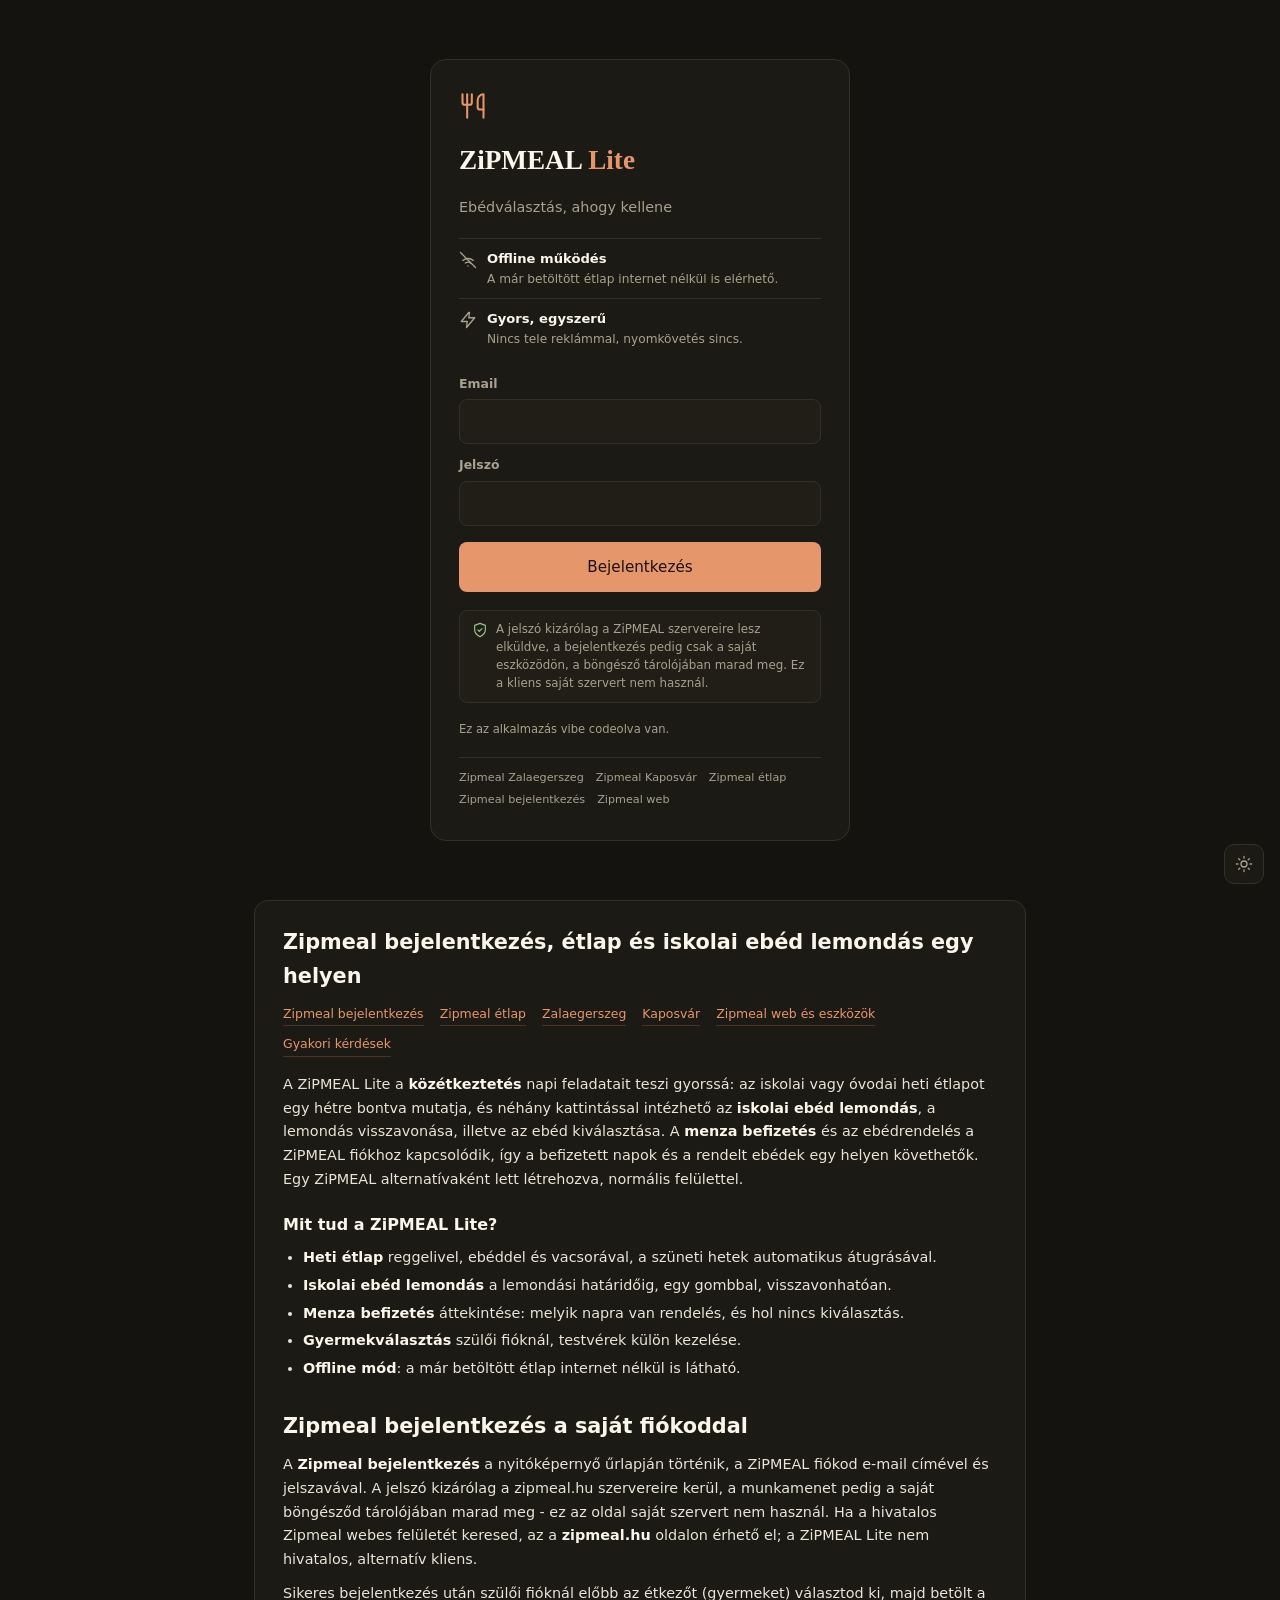
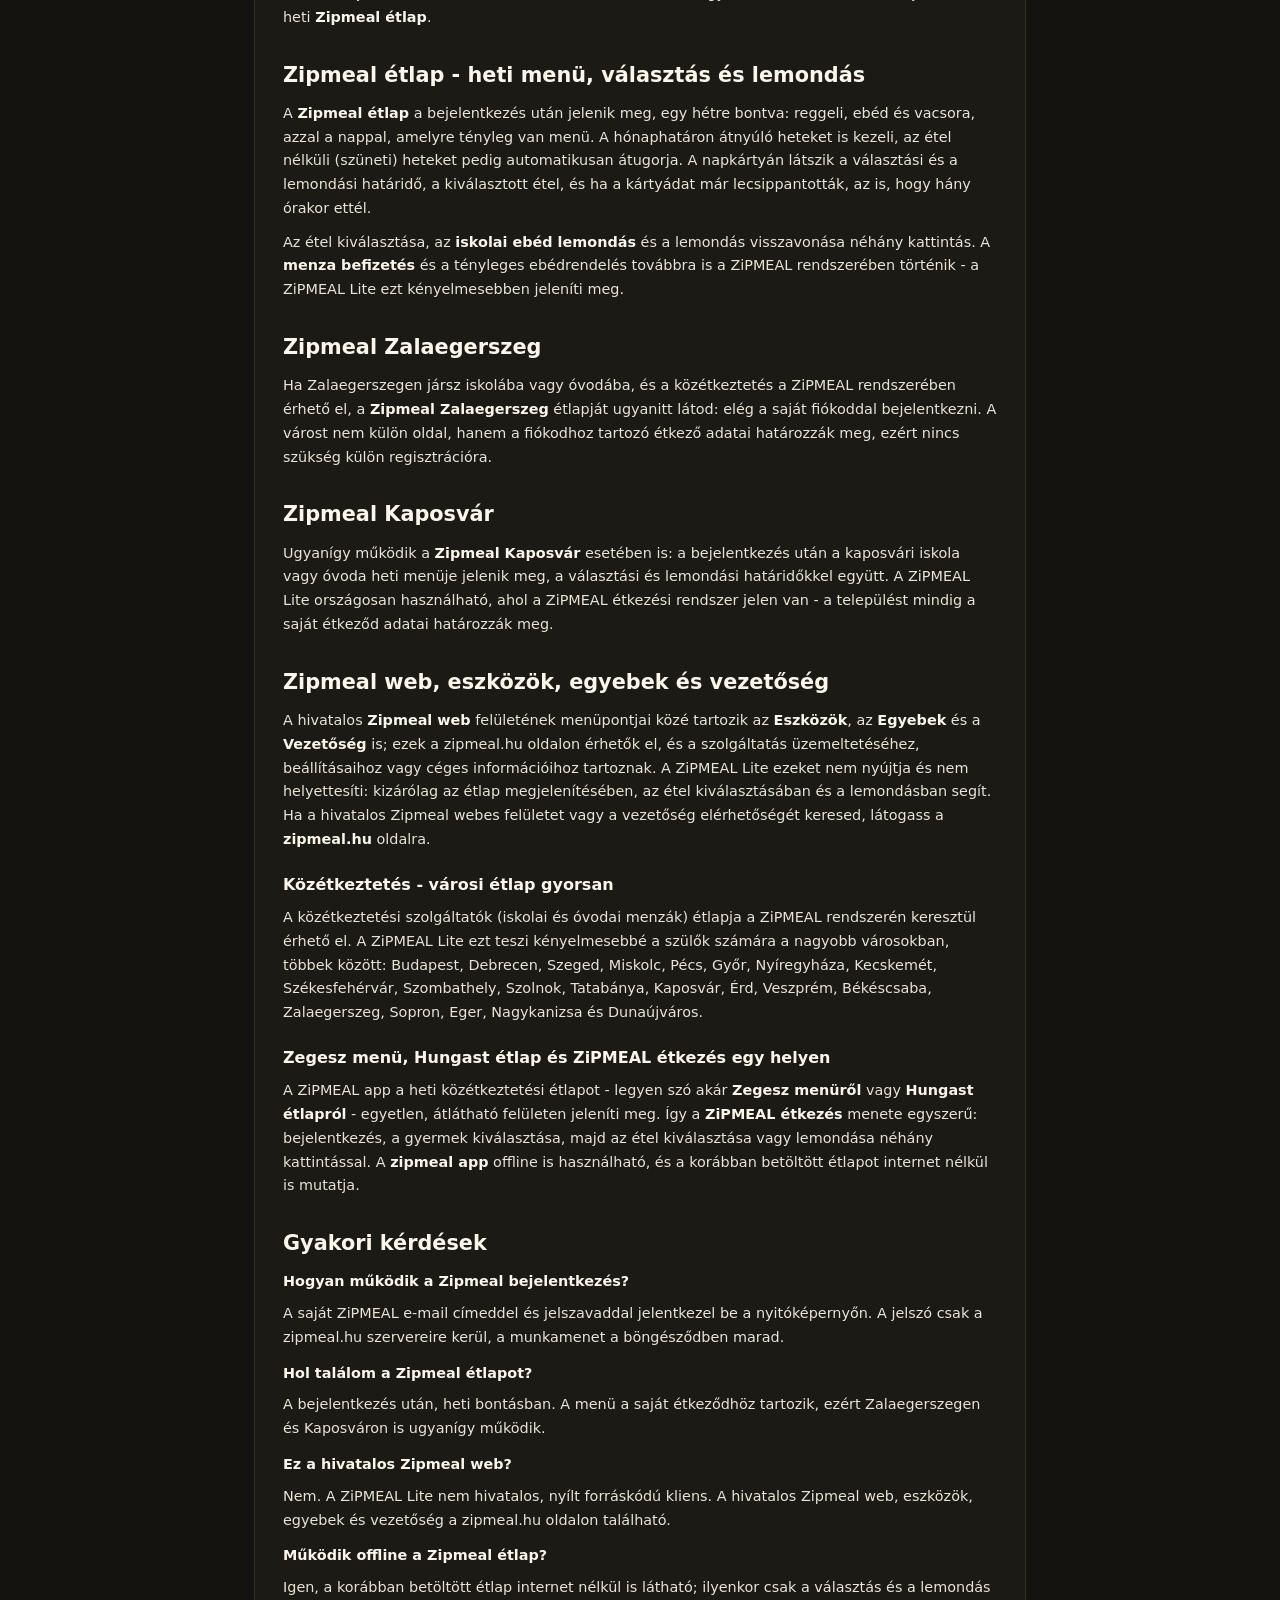
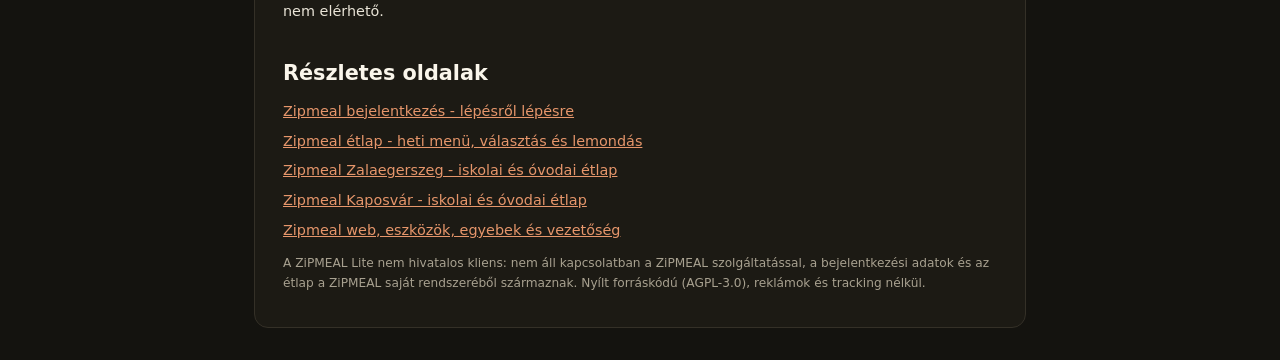
<file: index.html>
<!DOCTYPE html>
<html lang="hu" data-theme="dark">
<head>
<meta charset="UTF-8">
<meta name="viewport" content="width=device-width, initial-scale=1, viewport-fit=cover">
<meta name="theme-color" content="#0f0f18">
<script>
  /* Téma a CSS betöltése előtt: a sötét az alapértelmezett, a mentett
     világos beállítást még a stíluslap előtt alkalmazzuk (nincs villanás). */
  (function () {
    var light = false;
    try { light = localStorage.getItem('zm_theme') === 'light'; } catch (_) {}
    if (light) {
      document.documentElement.setAttribute('data-theme', 'light');
      var meta = document.querySelector('meta[name="theme-color"]');
      if (meta) meta.setAttribute('content', '#f2f3fa');
    }
  })();
</script>
<meta name="description" content="Nem hivatalos ZiPMEAL kliens: Zipmeal bejelentkezés, heti Zipmeal étlap, iskolai ebéd lemondás és menza befizetés. Gyors, offline is működő PWA Zalaegerszegen, Kaposváron és országosan.">
<meta name="robots" content="index, follow">
<meta name="keywords" content="zipmeal, zipmeal bejelentkezés, zipmeal étlap, zipmeal hu, zipmeal zalaegerszeg, zipmeal kaposvár, zipmeal web, zipmeal eszközök, zipmeal egyebek, zipmeal vezetőség, ZiPMEAL, ZiPMEAL lite, ziplite, zipmeal app, zipmeal étkezés, Zegesz menü, zegesz menu, Hungast étlap, hungast etlap, ebédválasztó, ebéd rendelés, menü, iskolai ebéd, iskolai ebéd lemondás, iskolai ebéd rendelés, menza befizetés, menza rendelés, iskolai menza, közétkeztetés, közétkeztetés étlap, óvodai étkezés, iskolai étkezés, étlap, ebéd lemondás, ebédbefizetés, ebéd választás, Budapest, Debrecen, Szeged, Miskolc, Pécs, Győr, Nyíregyháza, Kecskemét, Székesfehérvár, Szombathely, Szolnok, Tatabánya, Kaposvár, Érd, Veszprém, Békéscsaba, Zalaegerszeg, Sopron, Eger, Nagykanizsa, Dunaújváros, Hódmezővásárhely, Salgótarján, Cegléd, Baja, Esztergom">
<link rel="canonical" href="https://ziplite.kecske.win/">
<meta property="og:title" content="ZiPMEAL Lite - Zipmeal bejelentkezés, étlap és ebéd lemondás">
<meta property="og:description" content="Nem hivatalos, offline is használható ZiPMEAL kliens: Zipmeal bejelentkezés, heti étlap, iskolai ebéd lemondás és menza befizetés egy helyen.">
<meta property="og:url" content="https://ziplite.kecske.win/">
<meta property="og:type" content="website">
<meta property="og:site_name" content="ZiPMEAL Lite">
<meta property="og:locale" content="hu_HU">
<meta property="og:image" content="https://ziplite.kecske.win/icon.svg">
<meta name="twitter:card" content="summary">
<meta name="twitter:title" content="ZiPMEAL Lite - Zipmeal bejelentkezés és étlap">
<meta name="twitter:description" content="Nem hivatalos, offline is használható ZiPMEAL kliens: Zipmeal bejelentkezés, heti étlap, ebéd lemondás és menza befizetés egy helyen.">
<meta name="twitter:image" content="https://ziplite.kecske.win/icon.svg">
<script type="application/ld+json">
{
  "@context": "https://schema.org",
  "@type": "WebApplication",
  "name": "ZiPMEAL Lite",
  "url": "https://ziplite.kecske.win/",
  "applicationCategory": "UtilityApplication",
  "operatingSystem": "Any",
  "inLanguage": "hu",
  "description": "Nem hivatalos, gyors, offline is használható ZiPMEAL kliens: Zipmeal bejelentkezés, heti Zipmeal étlap, iskolai ebéd lemondás és menza befizetés egy helyen, reklámok és tracking nélkül.",
  "keywords": "Zipmeal bejelentkezés, Zipmeal étlap, Zipmeal web, Zipmeal eszközök, Zipmeal egyebek, Zipmeal Zalaegerszeg, Zipmeal Kaposvár, iskolai ebéd lemondás, menza befizetés, közétkeztetés, ebédválasztó, iskolai étkezés, zipmeal app, Zegesz menü, Hungast étlap",
  "offers": { "@type": "Offer", "price": "0", "priceCurrency": "HUF" }
}
</script>
<script type="application/ld+json">
{
  "@context": "https://schema.org",
  "@type": "FAQPage",
  "inLanguage": "hu",
  "mainEntity": [
    {
      "@type": "Question",
      "name": "Hogyan lehet iskolai ebédet lemondani a ZiPMEAL Lite-tal?",
      "acceptedAnswer": {
        "@type": "Answer",
        "text": "A bejelentkezés és a gyermek (étkező) kiválasztása után a heti étlapon a napkártyán a Lemondás gombra kattintva mondhatod le az ebédet. A lemondás a lemondási határidőig visszavonható."
      }
    },
    {
      "@type": "Question",
      "name": "Hol lehet menza befizetést és ebédrendelést kezelni?",
      "acceptedAnswer": {
        "@type": "Answer",
        "text": "A ZiPMEAL Lite a ZiPMEAL fiókodhoz kapcsolódva mutatja a heti étlapot, az ebédrendeléseket és a befizetéshez tartozó választásokat. A közétkeztetési szerződés és a tényleges befizetés továbbra is a ZiPMEAL rendszerében történik."
      }
    },
    {
      "@type": "Question",
      "name": "Működik offline az iskolai étlap?",
      "acceptedAnswer": {
        "@type": "Answer",
        "text": "Igen. A korábban betöltött étlap internet nélkül is megjelenik; ilyenkor csak a választás és a lemondás nem elérhető."
      }
    },
    {
      "@type": "Question",
      "name": "Hol látható a Zegesz menü vagy a Hungast étlap?",
      "acceptedAnswer": {
        "@type": "Answer",
        "text": "A ZiPMEAL app a közétkeztetési szolgáltatók heti étlapját - például a Zegesz menüt vagy a Hungast étlapot - a ZiPMEAL étkezési felületén keresztül, egy helyen jeleníti meg. A bejelentkezés után a heti étlapon napokra bontva látható a választható menü."
      }
    },
    {
      "@type": "Question",
      "name": "Hogyan működik a Zipmeal bejelentkezés a ZiPMEAL Lite-ban?",
      "acceptedAnswer": {
        "@type": "Answer",
        "text": "A Zipmeal bejelentkezés a saját ZiPMEAL e-mail címeddel és jelszavaddal történik a nyitóképernyő űrlapján. A jelszó kizárólag a zipmeal.hu szervereire kerül, a munkamenet pedig a böngésző tárolójában marad. Ez a kliens nem hivatalos, saját szervert nem használ."
      }
    },
    {
      "@type": "Question",
      "name": "Hol találom a Zipmeal étlapot?",
      "acceptedAnswer": {
        "@type": "Answer",
        "text": "A Zipmeal étlap a bejelentkezés után jelenik meg: a ZiPMEAL Lite a havi menüt hét napjaira bontva mutatja, reggelivel, ebéddel és vacsorával. A hónaphatáron átnyúló heteket is kezeli, a szüneti heteket pedig automatikusan átugorja."
      }
    },
    {
      "@type": "Question",
      "name": "Elérhető a ZiPMEAL Lite Zalaegerszegen és Kaposváron?",
      "acceptedAnswer": {
        "@type": "Answer",
        "text": "Igen. Mivel a ZiPMEAL Lite a ZiPMEAL fiókhoz kapcsolódik, ott használható, ahol az iskolai vagy óvodai közétkeztetés a ZiPMEAL rendszerében elérhető - így Zalaegerszegen és Kaposváron is. A település nevét a bejelentkezés után a saját étkeződ adatai határozzák meg."
      }
    },
    {
      "@type": "Question",
      "name": "Mi a Zipmeal web, eszközök, egyebek és vezetőség?",
      "acceptedAnswer": {
        "@type": "Answer",
        "text": "Ezek a hivatalos zipmeal.hu webes felületének menüpontjai és keresési találatai. A ZiPMEAL Lite nem hivatalos kliens: nem nyújt vezetőségi vagy céges információt, és nem helyettesíti a hivatalos Zipmeal weboldalt. Kizárólag az étlap megjelenítésében, az étel kiválasztásában és a lemondásban segít."
      }
    }
  ]
}
</script>
<meta name="mobile-web-app-capable" content="yes">
<meta name="apple-mobile-web-app-capable" content="yes">
<meta name="apple-mobile-web-app-title" content="ZiPMEAL Lite">
<title>ZiPMEAL Lite - Zipmeal bejelentkezés, étlap, ebéd lemondás</title>
<link rel="manifest" href="manifest.json">
<link rel="license" href="LICENSE">
<link rel="preconnect" href="https://zipmeal.hu" crossorigin>
<link rel="dns-prefetch" href="https://zipmeal.hu">
<link rel="preload" href="app.js" as="script">
<link rel="stylesheet" href="styles.css">
<!-- Az ikon helyi (relatív) fájl: a régi raw.githubusercontent.com-os hivatkozás
     text/plain MIME-t és hibás type="image/x-icon"-t adott, ezért a böngészők
     eldobták. Így offline is működik, és a service worker is cache-eli. -->
<link rel="icon" href="icon.svg" type="image/svg+xml">
<link rel="apple-touch-icon" href="icon.svg">
</head>
<body>
  <!-- LOGIN -->
  <div id="login-view" class="view login-view">
    <form id="login-form" class="login-card">
      <div class="login-logo">
        <svg viewBox="0 0 24 24" aria-hidden="true">
          <path d="M3 2v7c0 1.1.9 2 2 2h4a2 2 0 0 0 2-2V2"/>
          <path d="M7 2v20"/>
          <path d="M21 15V2a5 5 0 0 0-5 5v6c0 1.1.9 2 2 2h3z"/>
          <path d="M21 15v7"/>
        </svg>
      </div>
      <h1>ZiPMEAL <span>Lite</span></h1>
      <p class="subtitle">Ebédválasztás, ahogy kellene</p>
      <ul class="login-features">
        <li>
          <svg class="feature-icon" viewBox="0 0 24 24" aria-hidden="true">
            <path d="M5 12.55a11 11 0 0 1 14.08 0"/>
            <path d="M8.53 16.11a6 6 0 0 1 6.95 0"/>
            <path d="M12 20h.01"/>
            <path d="M2 2l20 20"/>
          </svg>
          <span>
            <b>Offline működés</b>
            <small>A már betöltött étlap internet nélkül is elérhető.</small>
          </span>
        </li>
        <li>
          <svg class="feature-icon" viewBox="0 0 24 24" aria-hidden="true">
            <path d="M13 2L3 14h8l-1 8 11-13h-8l1-7z"/>
          </svg>
          <span>
            <b>Gyors, egyszerű</b>
            <small>Nincs tele reklámmal, nyomkövetés sincs.</small>
          </span>
        </li>
      </ul>
      <div class="login-fields">
        <label>Email
          <input type="email" id="login-email" autocomplete="email" required>
        </label>
        <label>Jelszó
          <input type="password" id="login-password" autocomplete="current-password" required>
        </label>
      </div>
      <button type="submit" class="btn primary lg">Bejelentkezés</button>
      <p id="login-error" class="error" hidden></p>
      <p class="login-disclaimer">
        <svg class="disclaimer-icon" viewBox="0 0 24 24" aria-hidden="true">
          <path d="M12 22s8-4 8-10V5l-8-3-8 3v7c0 6 8 10 8 10z"/>
          <path d="M9 12l2 2 4-4"/>
        </svg>
        <span>A jelszó kizárólag a ZiPMEAL szervereire lesz elküldve, a bejelentkezés
        pedig csak a saját eszközödön, a böngésző tárolójában marad meg. Ez a kliens
        saját szervert nem használ.</span>
      </p>
      <p class="login-vibecoded">Ez az alkalmazás vibe codeolva van.</p>
      <nav class="login-links" aria-label="Zipmeal oldalak">
        <a href="zipmeal-zalaegerszeg.html">Zipmeal Zalaegerszeg</a>
        <a href="zipmeal-kaposvar.html">Zipmeal Kaposvár</a>
        <a href="zipmeal-etlap.html">Zipmeal étlap</a>
        <a href="zipmeal-bejelentkezes.html">Zipmeal bejelentkezés</a>
        <a href="zipmeal-web.html">Zipmeal web</a>
      </nav>
    </form>
  </div>

  <!-- SEO / bevezető tartalom - csak kijelentkezve látszik, bejelentkezés után
       a #main-view váltja. A keresőmotoroknak és az új látogatóknak szól. -->
  <div id="seo-block" class="view seo-block">
    <article class="seo-content">
      <h2>Zipmeal bejelentkezés, étlap és iskolai ebéd lemondás egy helyen</h2>
      <nav class="seo-links" aria-label="Gyorslinkek">
        <a href="#zipmeal-bejelentkezes">Zipmeal bejelentkezés</a>
        <a href="#zipmeal-etlap">Zipmeal étlap</a>
        <a href="#zipmeal-zalaegerszeg">Zalaegerszeg</a>
        <a href="#zipmeal-kaposvar">Kaposvár</a>
        <a href="#zipmeal-web">Zipmeal web és eszközök</a>
        <a href="#zipmeal-gyik">Gyakori kérdések</a>
      </nav>
      <p>A ZiPMEAL Lite a <b>közétkeztetés</b> napi feladatait teszi gyorssá: az
      iskolai vagy óvodai heti étlapot egy hétre bontva mutatja, és néhány
      kattintással intézhető az <b>iskolai ebéd lemondás</b>, a lemondás
      visszavonása, illetve az ebéd kiválasztása. A <b>menza befizetés</b> és az
      ebédrendelés a ZiPMEAL fiókhoz kapcsolódik, így a befizetett napok és a
      rendelt ebédek egy helyen követhetők. Egy ZiPMEAL alternatívaként lett létrehozva, normális felülettel.</p>
      <h3>Mit tud a ZiPMEAL Lite?</h3>
      <ul class="seo-list">
        <li><b>Heti étlap</b> reggelivel, ebéddel és vacsorával, a szüneti hetek automatikus átugrásával.</li>
        <li><b>Iskolai ebéd lemondás</b> a lemondási határidőig, egy gombbal, visszavonhatóan.</li>
        <li><b>Menza befizetés</b> áttekintése: melyik napra van rendelés, és hol nincs kiválasztás.</li>
        <li><b>Gyermekválasztás</b> szülői fióknál, testvérek külön kezelése.</li>
        <li><b>Offline mód</b>: a már betöltött étlap internet nélkül is látható.</li>
      </ul>

      <h2 id="zipmeal-bejelentkezes">Zipmeal bejelentkezés a saját fiókoddal</h2>
      <p>A <b>Zipmeal bejelentkezés</b> a nyitóképernyő űrlapján történik, a ZiPMEAL
      fiókod e-mail címével és jelszavával. A jelszó kizárólag a zipmeal.hu szervereire
      kerül, a munkamenet pedig a saját böngésződ tárolójában marad meg - ez az oldal
      saját szervert nem használ. Ha a hivatalos Zipmeal webes felületét keresed, az a
      <b>zipmeal.hu</b> oldalon érhető el; a ZiPMEAL Lite nem hivatalos, alternatív kliens.</p>
      <p>Sikeres bejelentkezés után szülői fióknál előbb az étkezőt (gyermeket) választod
      ki, majd betölt a heti <b>Zipmeal étlap</b>.</p>

      <h2 id="zipmeal-etlap">Zipmeal étlap - heti menü, választás és lemondás</h2>
      <p>A <b>Zipmeal étlap</b> a bejelentkezés után jelenik meg, egy hétre bontva:
      reggeli, ebéd és vacsora, azzal a nappal, amelyre tényleg van menü. A hónaphatáron
      átnyúló heteket is kezeli, az étel nélküli (szüneti) heteket pedig automatikusan
      átugorja. A napkártyán látszik a választási és a lemondási határidő, a kiválasztott
      étel, és ha a kártyádat már lecsippantották, az is, hogy hány órakor ettél.</p>
      <p>Az étel kiválasztása, az <b>iskolai ebéd lemondás</b> és a lemondás visszavonása
      néhány kattintás. A <b>menza befizetés</b> és a tényleges ebédrendelés továbbra is a
      ZiPMEAL rendszerében történik - a ZiPMEAL Lite ezt kényelmesebben jeleníti meg.</p>

      <h2 id="zipmeal-zalaegerszeg">Zipmeal Zalaegerszeg</h2>
      <p>Ha Zalaegerszegen jársz iskolába vagy óvodába, és a közétkeztetés a ZiPMEAL
      rendszerében érhető el, a <b>Zipmeal Zalaegerszeg</b> étlapját ugyanitt látod: elég a
      saját fiókoddal bejelentkezni. A várost nem külön oldal, hanem a fiókodhoz tartozó
      étkező adatai határozzák meg, ezért nincs szükség külön regisztrációra.</p>

      <h2 id="zipmeal-kaposvar">Zipmeal Kaposvár</h2>
      <p>Ugyanígy működik a <b>Zipmeal Kaposvár</b> esetében is: a bejelentkezés után a
      kaposvári iskola vagy óvoda heti menüje jelenik meg, a választási és lemondási
      határidőkkel együtt. A ZiPMEAL Lite országosan használható, ahol a ZiPMEAL étkezési
      rendszer jelen van - a települést mindig a saját étkeződ adatai határozzák meg.</p>

      <h2 id="zipmeal-web">Zipmeal web, eszközök, egyebek és vezetőség</h2>
      <p>A hivatalos <b>Zipmeal web</b> felületének menüpontjai közé tartozik az
      <b>Eszközök</b>, az <b>Egyebek</b> és a <b>Vezetőség</b> is; ezek a zipmeal.hu oldalon
      érhetők el, és a szolgáltatás üzemeltetéséhez, beállításaihoz vagy céges
      információihoz tartoznak. A ZiPMEAL Lite ezeket nem nyújtja és nem helyettesíti:
      kizárólag az étlap megjelenítésében, az étel kiválasztásában és a lemondásban segít.
      Ha a hivatalos Zipmeal webes felületet vagy a vezetőség elérhetőségét keresed,
      látogass a <b>zipmeal.hu</b> oldalra.</p>

      <h3>Közétkeztetés - városi étlap gyorsan</h3>
      <p>A közétkeztetési szolgáltatók (iskolai és óvodai menzák) étlapja a ZiPMEAL
      rendszerén keresztül érhető el. A ZiPMEAL Lite ezt teszi kényelmesebbé a
      szülők számára a nagyobb városokban, többek között: Budapest, Debrecen,
      Szeged, Miskolc, Pécs, Győr, Nyíregyháza, Kecskemét, Székesfehérvár,
      Szombathely, Szolnok, Tatabánya, Kaposvár, Érd, Veszprém, Békéscsaba,
      Zalaegerszeg, Sopron, Eger, Nagykanizsa és Dunaújváros.</p>
      <h3>Zegesz menü, Hungast étlap és ZiPMEAL étkezés egy helyen</h3>
      <p>A ZiPMEAL app a heti közétkeztetési étlapot - legyen szó akár
      <b>Zegesz menüről</b> vagy <b>Hungast étlapról</b> - egyetlen, átlátható
      felületen jeleníti meg. Így a <b>ZiPMEAL étkezés</b> menete egyszerű:
      bejelentkezés, a gyermek kiválasztása, majd az étel kiválasztása vagy
      lemondása néhány kattintással. A <b>zipmeal app</b> offline is használható,
      és a korábban betöltött étlapot internet nélkül is mutatja.</p>

      <h2 id="zipmeal-gyik">Gyakori kérdések</h2>
      <dl class="seo-faq">
        <dt>Hogyan működik a Zipmeal bejelentkezés?</dt>
        <dd>A saját ZiPMEAL e-mail címeddel és jelszavaddal jelentkezel be a
        nyitóképernyőn. A jelszó csak a zipmeal.hu szervereire kerül, a munkamenet
        a böngésződben marad.</dd>
        <dt>Hol találom a Zipmeal étlapot?</dt>
        <dd>A bejelentkezés után, heti bontásban. A menü a saját étkeződhöz tartozik,
        ezért Zalaegerszegen és Kaposváron is ugyanígy működik.</dd>
        <dt>Ez a hivatalos Zipmeal web?</dt>
        <dd>Nem. A ZiPMEAL Lite nem hivatalos, nyílt forráskódú kliens. A hivatalos
        Zipmeal web, eszközök, egyebek és vezetőség a zipmeal.hu oldalon található.</dd>
        <dt>Működik offline a Zipmeal étlap?</dt>
        <dd>Igen, a korábban betöltött étlap internet nélkül is látható; ilyenkor csak
        a választás és a lemondás nem elérhető.</dd>
      </dl>

      <h2 id="zipmeal-reszletes">Részletes oldalak</h2>
      <ul class="seo-pages">
        <li><a href="zipmeal-bejelentkezes.html">Zipmeal bejelentkezés - lépésről lépésre</a></li>
        <li><a href="zipmeal-etlap.html">Zipmeal étlap - heti menü, választás és lemondás</a></li>
        <li><a href="zipmeal-zalaegerszeg.html">Zipmeal Zalaegerszeg - iskolai és óvodai étlap</a></li>
        <li><a href="zipmeal-kaposvar.html">Zipmeal Kaposvár - iskolai és óvodai étlap</a></li>
        <li><a href="zipmeal-web.html">Zipmeal web, eszközök, egyebek és vezetőség</a></li>
      </ul>

      <p class="seo-note">A ZiPMEAL Lite nem hivatalos kliens: nem áll kapcsolatban a
      ZiPMEAL szolgáltatással, a bejelentkezési adatok és az étlap a ZiPMEAL saját
      rendszeréből származnak. Nyílt forráskódú (AGPL-3.0), reklámok és tracking
      nélkül.</p>
    </article>
  </div>

  <!-- DINER / CHILD SELECTOR (parent accounts) -->
  <div id="diner-view" class="view diner-view" hidden>
    <div class="diner-card">
      <div class="diner-logo">
        <svg viewBox="0 0 24 24" aria-hidden="true">
          <path d="M16 21v-2a4 4 0 0 0-4-4H6a4 4 0 0 0-4 4v2"/>
          <circle cx="9" cy="7" r="4"/>
          <path d="M22 21v-2a4 4 0 0 0-3-3.87"/>
          <path d="M16 3.13a4 4 0 0 1 0 7.75"/>
        </svg>
      </div>
      <h1>Étkező kiválasztása</h1>
      <p class="subtitle">Melyik gyermeked ebédjét szeretnéd kezelni?</p>
      <div id="diner-list" class="diner-list"></div>
      <p id="diner-error" class="error" hidden></p>
      <button id="diner-logout" class="btn ghost small">
        <svg class="btn-icon" viewBox="0 0 24 24" aria-hidden="true">
          <path d="M9 21H5a2 2 0 0 1-2-2V5a2 2 0 0 1 2-2h4"/>
          <path d="M16 17l5-5-5-5"/>
          <path d="M21 12H9"/>
        </svg>Kilépés
      </button>
    </div>
  </div>

  <!-- MAIN -->
  <div id="main-view" hidden>
    <header class="topbar">
      <div class="view topbar-inner">
        <div class="user-info">
          <span id="user-name" class="user-name"></span>
        </div>
        <button id="today-btn" class="btn ghost small" title="Ugrás a mai napra" aria-label="Ugrás a mai napra">
          <svg class="btn-icon" viewBox="0 0 24 24" aria-hidden="true">
            <rect x="3" y="4" width="18" height="18" rx="2"/>
            <path d="M16 2v4M8 2v4M3 10h18"/>
            <circle cx="12" cy="16" r="2"/>
          </svg><span class="topbar-btn-text">Ma</span>
        </button>
        <button id="switch-diner-btn" class="btn ghost small" title="Étkező váltása" aria-label="Étkező váltása" hidden>
          <svg class="btn-icon" viewBox="0 0 24 24" aria-hidden="true">
            <path d="M16 21v-2a4 4 0 0 0-4-4H6a4 4 0 0 0-4 4v2"/>
            <circle cx="9" cy="7" r="4"/>
            <path d="M22 21v-2a4 4 0 0 0-3-3.87"/>
            <path d="M16 3.13a4 4 0 0 1 0 7.75"/>
          </svg><span class="topbar-btn-text">Gyermek</span>
        </button>
        <div class="install-wrap">
          <button id="install-btn" class="btn ghost small" type="button"
                  aria-label="Alkalmazás telepítése" title="Alkalmazás telepítése"
                  aria-expanded="false" aria-controls="install-hint">
            <svg class="btn-icon" viewBox="0 0 24 24" aria-hidden="true">
              <path d="M12 3v12"/><path d="M7 10l5 5 5-5"/><path d="M5 21h14"/>
            </svg><span class="topbar-btn-text">Letöltés</span>
          </button>
          <div id="install-hint" class="settings-menu install-hint" hidden>
            <div class="install-hint-title">Alkalmazás telepítése</div>
            <p><b>iPhone / iPad:</b> Oszd meg az oldalt, majd válaszd a „Főképernyőhöz adás” lehetőséget.</p>
            <p><b>Android / Chrome:</b> Nyisd meg a böngésző menüjét, és válaszd a „Telepítés” vagy „Alkalmazás telepítése” pontot.</p>
            <p><b>Desktop Chrome / Edge:</b> A címjósáv jobb szélén lévő telepítés ikon, vagy Menü → Telepítés.</p>
          </div>
        </div>
        <div class="settings-wrap">
          <button id="settings-btn" class="btn ghost small icon-only" type="button"
                  aria-label="Beállítások" title="Beállítások"
                  aria-expanded="false" aria-controls="settings-menu">
            <svg class="btn-icon" viewBox="0 0 24 24" aria-hidden="true">
              <circle cx="12" cy="12" r="3"/>
              <path d="M19.4 15a1.65 1.65 0 0 0 .33 1.82l.06.06a2 2 0 1 1-2.83 2.83l-.06-.06a1.65 1.65 0 0 0-1.82-.33 1.65 1.65 0 0 0-1 1.51V21a2 2 0 1 1-4 0v-.09A1.65 1.65 0 0 0 9 19.4a1.65 1.65 0 0 0-1.82.33l-.06.06a2 2 0 1 1-2.83-2.83l.06-.06a1.65 1.65 0 0 0 .33-1.82 1.65 1.65 0 0 0-1.51-1H3a2 2 0 1 1 0-4h.09A1.65 1.65 0 0 0 4.6 9a1.65 1.65 0 0 0-.33-1.82l-.06-.06a2 2 0 1 1 2.83-2.83l.06.06a1.65 1.65 0 0 0 1.82.33H9a1.65 1.65 0 0 0 1-1.51V3a2 2 0 1 1 4 0v.09a1.65 1.65 0 0 0 1 1.51 1.65 1.65 0 0 0 1.82-.33l.06-.06a2 2 0 1 1 2.83 2.83l-.06.06a1.65 1.65 0 0 0-.33 1.82V9a1.65 1.65 0 0 0 1.51 1H21a2 2 0 1 1 0 4h-.09a1.65 1.65 0 0 0-1.51 1z"/>
            </svg>
          </button>
          <div id="settings-menu" class="settings-menu" hidden>
            <div class="settings-row">
              <span class="settings-label">Felület</span>
              <div class="segmented" role="group" aria-label="Felület verziója">
                <a class="segmented-btn is-active" href="./" aria-current="page" aria-label="V1 felület, jelenlegi">V1</a>
                <a class="segmented-btn" href="./v2.html" aria-label="V2 felület">V2</a>
              </div>
            </div>
            <p class="settings-note">A V2 kísérleti nézet. A V1 a megszokott heti kártyás felület.</p>
          </div>
        </div>
        <button id="logout-btn" class="btn ghost small icon-only" title="Kilépés" aria-label="Kilépés">
          <svg class="btn-icon" viewBox="0 0 24 24" aria-hidden="true">
            <path d="M9 21H5a2 2 0 0 1-2-2V5a2 2 0 0 1 2-2h4"/>
            <path d="M16 17l5-5-5-5"/>
            <path d="M21 12H9"/>
          </svg>
        </button>
      </div>
    </header>

    <p id="offline-banner" class="offline-banner" hidden></p>

    <div class="view">
      <div class="week-nav">
        <button id="prev-week" class="btn nav" aria-label="Előző hét">
          <svg viewBox="0 0 24 24" aria-hidden="true"><path d="M15 18l-6-6 6-6"/></svg>
        </button>
        <span id="week-label" class="week-nav-label" aria-live="polite">
          <b id="week-number"></b>
          <small id="week-dates"></small>
        </span>
        <button id="next-week" class="btn nav" aria-label="Következő hét">
          <svg viewBox="0 0 24 24" aria-hidden="true"><path d="M9 18l6-6-6-6"/></svg>
        </button>
      </div>

      <main id="days" class="days"></main>
      <p id="status" class="toast" hidden></p>
      <footer class="foot">
        <span>ZiPMEAL Lite - nem hivatalos kliens · AGPL-3.0 ·
        <a href="https://github.com/KecskeTech/zipmeal-lite" target="_blank" rel="noopener">forráskód</a></span>
        <span class="foot-seo">Iskolai ebéd lemondás · menza befizetés · közétkeztetés havi és heti étlap</span>
      </footer>
    </div>
  </div>

  <button id="theme-toggle" class="theme-toggle" type="button" aria-label="Világos mód" title="Világos mód" aria-pressed="true">
    <svg class="icon-sun" viewBox="0 0 24 24" aria-hidden="true">
      <circle cx="12" cy="12" r="4"/>
      <path d="M12 2v2M12 20v2M4.93 4.93l1.42 1.42M17.66 17.66l1.41 1.41M2 12h2M20 12h2M4.93 19.07l1.42-1.41M17.66 6.34l1.41-1.41"/>
    </svg>
    <svg class="icon-moon" viewBox="0 0 24 24" aria-hidden="true">
      <path d="M21 12.79A9 9 0 1 1 11.21 3 7 7 0 0 0 21 12.79z"/>
    </svg>
  </button>

  <script src="app.js" defer></script>
</body>
</html>
</file>
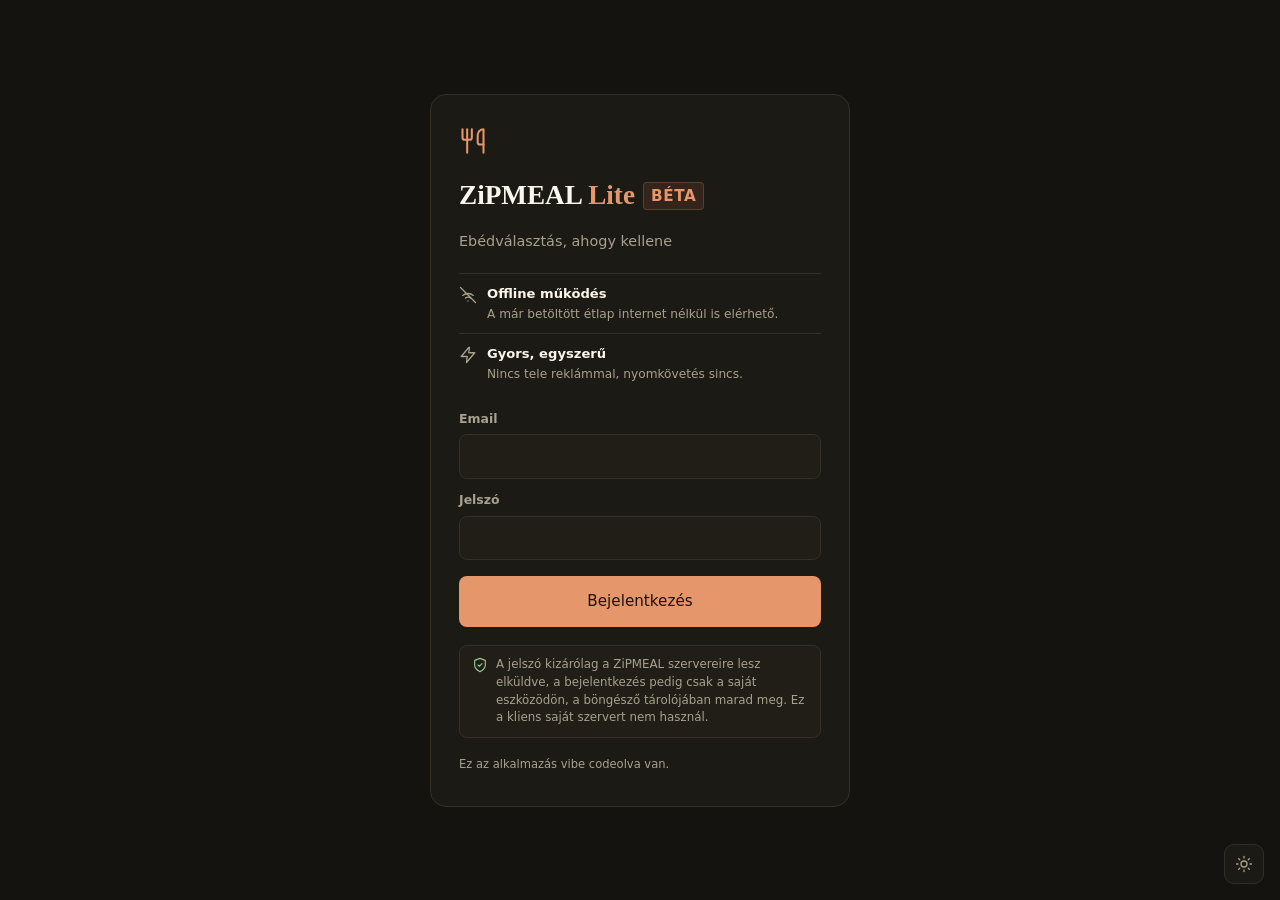
<file: beta.html>
<!DOCTYPE html>
<html lang="hu" data-theme="dark" data-beta="1">
<head>
<meta charset="UTF-8">
<meta name="viewport" content="width=device-width, initial-scale=1, viewport-fit=cover">
<meta name="theme-color" content="#0f0f18">
<script>
  /* Téma a CSS betöltése előtt: a sötét az alapértelmezett, a mentett
     világos beállítást még a stíluslap előtt alkalmazzuk (nincs villanás). */
  (function () {
    var light = false;
    try { light = localStorage.getItem('zm_theme') === 'light'; } catch (_) {}
    if (light) {
      document.documentElement.setAttribute('data-theme', 'light');
      var meta = document.querySelector('meta[name="theme-color"]');
      if (meta) meta.setAttribute('content', '#f2f3fa');
    }
  })();
</script>
<meta name="description" content="ZiPMEAL Lite kísérleti (beta) felület: heti áttekintés és összecsukható napok.">
<meta name="robots" content="noindex, nofollow">
<link rel="canonical" href="https://ziplite.kecske.win/beta">
<meta name="mobile-web-app-capable" content="yes">
<meta name="apple-mobile-web-app-capable" content="yes">
<meta name="apple-mobile-web-app-title" content="ZiPMEAL Lite Beta">
<title>ZiPMEAL Lite - Beta</title>
<link rel="manifest" href="manifest.json">
<link rel="license" href="LICENSE">
<link rel="preconnect" href="https://zipmeal.hu" crossorigin>
<link rel="dns-prefetch" href="https://zipmeal.hu">
<link rel="preload" href="app.js" as="script">
<link rel="stylesheet" href="styles.css">
<link rel="stylesheet" href="beta.css">
<link rel="icon" href="icon.svg" type="image/svg+xml">
<link rel="apple-touch-icon" href="icon.svg">
</head>
<body>
  <!-- LOGIN -->
  <div id="login-view" class="view login-view">
    <form id="login-form" class="login-card">
      <div class="login-logo">
        <svg viewBox="0 0 24 24" aria-hidden="true">
          <path d="M3 2v7c0 1.1.9 2 2 2h4a2 2 0 0 0 2-2V2"/>
          <path d="M7 2v20"/>
          <path d="M21 15V2a5 5 0 0 0-5 5v6c0 1.1.9 2 2 2h3z"/>
          <path d="M21 15v7"/>
        </svg>
      </div>
      <h1>ZiPMEAL <span>Lite</span><span class="beta-flag">BÉTA</span></h1>
      <p class="subtitle">Ebédválasztás, ahogy kellene</p>
      <ul class="login-features">
        <li>
          <svg class="feature-icon" viewBox="0 0 24 24" aria-hidden="true">
            <path d="M5 12.55a11 11 0 0 1 14.08 0"/>
            <path d="M8.53 16.11a6 6 0 0 1 6.95 0"/>
            <path d="M12 20h.01"/>
            <path d="M2 2l20 20"/>
          </svg>
          <span>
            <b>Offline működés</b>
            <small>A már betöltött étlap internet nélkül is elérhető.</small>
          </span>
        </li>
        <li>
          <svg class="feature-icon" viewBox="0 0 24 24" aria-hidden="true">
            <path d="M13 2L3 14h8l-1 8 11-13h-8l1-7z"/>
          </svg>
          <span>
            <b>Gyors, egyszerű</b>
            <small>Nincs tele reklámmal, nyomkövetés sincs.</small>
          </span>
        </li>
      </ul>
      <div class="login-fields">
        <label>Email
          <input type="email" id="login-email" autocomplete="email" required>
        </label>
        <label>Jelszó
          <input type="password" id="login-password" autocomplete="current-password" required>
        </label>
      </div>
      <button type="submit" class="btn primary lg">Bejelentkezés</button>
      <p id="login-error" class="error" hidden></p>
      <p class="login-disclaimer">
        <svg class="disclaimer-icon" viewBox="0 0 24 24" aria-hidden="true">
          <path d="M12 22s8-4 8-10V5l-8-3-8 3v7c0 6 8 10 8 10z"/>
          <path d="M9 12l2 2 4-4"/>
        </svg>
        <span>A jelszó kizárólag a ZiPMEAL szervereire lesz elküldve, a bejelentkezés
        pedig csak a saját eszközödön, a böngésző tárolójában marad meg. Ez a kliens
        saját szervert nem használ.</span>
      </p>
      <p class="login-vibecoded">Ez az alkalmazás vibe codeolva van.</p>
    </form>
  </div>

  <!-- DINER / CHILD SELECTOR (parent accounts) -->
  <div id="diner-view" class="view diner-view" hidden>
    <div class="diner-card">
      <div class="diner-logo">
        <svg viewBox="0 0 24 24" aria-hidden="true">
          <path d="M16 21v-2a4 4 0 0 0-4-4H6a4 4 0 0 0-4 4v2"/>
          <circle cx="9" cy="7" r="4"/>
          <path d="M22 21v-2a4 4 0 0 0-3-3.87"/>
          <path d="M16 3.13a4 4 0 0 1 0 7.75"/>
        </svg>
      </div>
      <h1>Étkező kiválasztása</h1>
      <p class="subtitle">Melyik gyermeked ebédjét szeretnéd kezelni?</p>
      <div id="diner-list" class="diner-list"></div>
      <p id="diner-error" class="error" hidden></p>
      <button id="diner-logout" class="btn ghost small">
        <svg class="btn-icon" viewBox="0 0 24 24" aria-hidden="true">
          <path d="M9 21H5a2 2 0 0 1-2-2V5a2 2 0 0 1 2-2h4"/>
          <path d="M16 17l5-5-5-5"/>
          <path d="M21 12H9"/>
        </svg>Kilépés
      </button>
    </div>
  </div>

  <!-- MAIN -->
  <div id="main-view" hidden>
    <header class="topbar">
      <div class="view topbar-inner">
        <span id="user-avatar" class="avatar">?</span>
        <div class="user-info">
          <span id="user-name" class="user-name"></span>
        </div>
        <button id="today-btn" class="btn ghost small" title="Ugrás a mai napra">
          <svg class="btn-icon" viewBox="0 0 24 24" aria-hidden="true">
            <rect x="3" y="4" width="18" height="18" rx="2"/>
            <path d="M16 2v4M8 2v4M3 10h18"/>
            <circle cx="12" cy="16" r="2"/>
          </svg>Mai nap
        </button>
        <button id="switch-diner-btn" class="btn ghost small" title="Étkező váltása" hidden>
          <svg class="btn-icon" viewBox="0 0 24 24" aria-hidden="true">
            <path d="M16 21v-2a4 4 0 0 0-4-4H6a4 4 0 0 0-4 4v2"/>
            <circle cx="9" cy="7" r="4"/>
            <path d="M22 21v-2a4 4 0 0 0-3-3.87"/>
            <path d="M16 3.13a4 4 0 0 1 0 7.75"/>
          </svg>Gyermek
        </button>
        <button id="logout-btn" class="btn ghost small" title="Kilépés">
          <svg class="btn-icon" viewBox="0 0 24 24" aria-hidden="true">
            <path d="M9 21H5a2 2 0 0 1-2-2V5a2 2 0 0 1 2-2h4"/>
            <path d="M16 17l5-5-5-5"/>
            <path d="M21 12H9"/>
          </svg>Kilépés
        </button>
      </div>
    </header>

    <p id="offline-banner" class="offline-banner" hidden></p>

    <!-- A heti áttekintés a fejléc ALATT, de még a hét-navigáció előtt. -->
    <div class="view beta-strip-view">
      <div id="week-strip" class="beta-strip" hidden></div>
    </div>

    <div class="view">
      <div class="week-nav">
        <button id="prev-week" class="btn nav" aria-label="Előző hét">
          <svg viewBox="0 0 24 24" aria-hidden="true"><path d="M15 18l-6-6 6-6"/></svg>
        </button>
        <span id="week-label" class="week-nav-label" aria-live="polite">
          <b id="week-number"></b>
          <small id="week-dates"></small>
        </span>
        <button id="next-week" class="btn nav" aria-label="Következő hét">
          <svg viewBox="0 0 24 24" aria-hidden="true"><path d="M9 18l6-6-6-6"/></svg>
        </button>
      </div>

      <main id="days" class="days"></main>
      <p id="status" class="toast" hidden></p>
      <footer class="foot">
        <span>ZiPMEAL Lite - kísérleti (beta) nézet · nem hivatalos kliens · AGPL-3.0 ·
        <a href="https://github.com/KecskeTech/zipmeal-lite" target="_blank" rel="noopener">forráskód</a></span>
        <span class="foot-seo"><a href="/">Vissza a normál felületre</a></span>
      </footer>
    </div>
  </div>

  <button id="theme-toggle" class="theme-toggle" type="button" aria-label="Világos mód" title="Világos mód" aria-pressed="true">
    <svg class="icon-sun" viewBox="0 0 24 24" aria-hidden="true">
      <circle cx="12" cy="12" r="4"/>
      <path d="M12 2v2M12 20v2M4.93 4.93l1.42 1.42M17.66 17.66l1.41 1.41M2 12h2M20 12h2M4.93 19.07l1.42-1.41M17.66 6.34l1.41-1.41"/>
    </svg>
    <svg class="icon-moon" viewBox="0 0 24 24" aria-hidden="true">
      <path d="M21 12.79A9 9 0 1 1 11.21 3 7 7 0 0 0 21 12.79z"/>
    </svg>
  </button>

  <script src="app.js" defer></script>
</body>
</html>
</file>
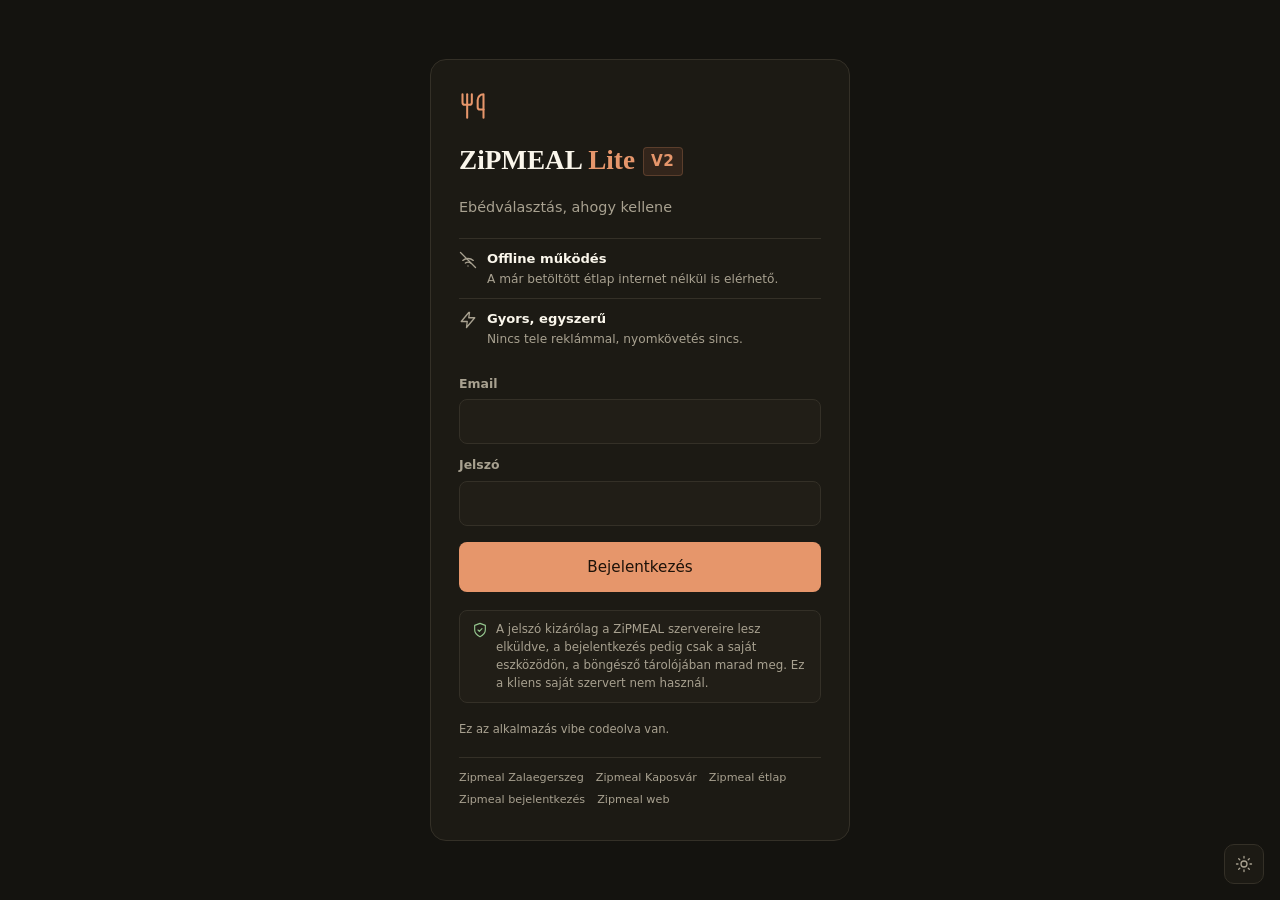
<file: v2.html>
<!DOCTYPE html>
<html lang="hu" data-theme="dark" data-v2="1">
<head>
<meta charset="UTF-8">
<meta name="viewport" content="width=device-width, initial-scale=1, viewport-fit=cover">
<meta name="theme-color" content="#0f0f18">
<script>
  /* Téma a CSS betöltése előtt: a sötét az alapértelmezett, a mentett
     világos beállítást még a stíluslap előtt alkalmazzuk (nincs villanás). */
  (function () {
    var light = false;
    try { light = localStorage.getItem('zm_theme') === 'light'; } catch (_) {}
    if (light) {
      document.documentElement.setAttribute('data-theme', 'light');
      var meta = document.querySelector('meta[name="theme-color"]');
      if (meta) meta.setAttribute('content', '#f2f3fa');
    }
  })();
</script>
<meta name="description" content="ZiPMEAL Lite kísérleti (v2) felület: heti áttekintés és összecsukható napok.">
<meta name="robots" content="noindex, nofollow">
<link rel="canonical" href="https://ziplite.kecske.win/v2">
<meta name="mobile-web-app-capable" content="yes">
<meta name="apple-mobile-web-app-capable" content="yes">
<meta name="apple-mobile-web-app-title" content="ZiPMEAL Lite V2">
<title>ZiPMEAL Lite - V2</title>
<link rel="manifest" href="manifest.json">
<link rel="license" href="LICENSE">
<link rel="preconnect" href="https://zipmeal.hu" crossorigin>
<link rel="dns-prefetch" href="https://zipmeal.hu">
<link rel="preload" href="app.js" as="script">
<link rel="stylesheet" href="styles.css">
<link rel="stylesheet" href="v2.css">
<link rel="icon" href="icon.svg" type="image/svg+xml">
<link rel="apple-touch-icon" href="icon.svg">
</head>
<body>
  <!-- LOGIN -->
  <div id="login-view" class="view login-view">
    <form id="login-form" class="login-card">
      <div class="login-logo">
        <svg viewBox="0 0 24 24" aria-hidden="true">
          <path d="M3 2v7c0 1.1.9 2 2 2h4a2 2 0 0 0 2-2V2"/>
          <path d="M7 2v20"/>
          <path d="M21 15V2a5 5 0 0 0-5 5v6c0 1.1.9 2 2 2h3z"/>
          <path d="M21 15v7"/>
        </svg>
      </div>
      <h1>ZiPMEAL <span>Lite</span><span class="v2-flag">V2</span></h1>
      <p class="subtitle">Ebédválasztás, ahogy kellene</p>
      <ul class="login-features">
        <li>
          <svg class="feature-icon" viewBox="0 0 24 24" aria-hidden="true">
            <path d="M5 12.55a11 11 0 0 1 14.08 0"/>
            <path d="M8.53 16.11a6 6 0 0 1 6.95 0"/>
            <path d="M12 20h.01"/>
            <path d="M2 2l20 20"/>
          </svg>
          <span>
            <b>Offline működés</b>
            <small>A már betöltött étlap internet nélkül is elérhető.</small>
          </span>
        </li>
        <li>
          <svg class="feature-icon" viewBox="0 0 24 24" aria-hidden="true">
            <path d="M13 2L3 14h8l-1 8 11-13h-8l1-7z"/>
          </svg>
          <span>
            <b>Gyors, egyszerű</b>
            <small>Nincs tele reklámmal, nyomkövetés sincs.</small>
          </span>
        </li>
      </ul>
      <div class="login-fields">
        <label>Email
          <input type="email" id="login-email" autocomplete="email" required>
        </label>
        <label>Jelszó
          <input type="password" id="login-password" autocomplete="current-password" required>
        </label>
      </div>
      <button type="submit" class="btn primary lg">Bejelentkezés</button>
      <p id="login-error" class="error" hidden></p>
      <p class="login-disclaimer">
        <svg class="disclaimer-icon" viewBox="0 0 24 24" aria-hidden="true">
          <path d="M12 22s8-4 8-10V5l-8-3-8 3v7c0 6 8 10 8 10z"/>
          <path d="M9 12l2 2 4-4"/>
        </svg>
        <span>A jelszó kizárólag a ZiPMEAL szervereire lesz elküldve, a bejelentkezés
        pedig csak a saját eszközödön, a böngésző tárolójában marad meg. Ez a kliens
        saját szervert nem használ.</span>
      </p>
      <p class="login-vibecoded">Ez az alkalmazás vibe codeolva van.</p>
      <nav class="login-links" aria-label="Zipmeal oldalak">
        <a href="zipmeal-zalaegerszeg.html">Zipmeal Zalaegerszeg</a>
        <a href="zipmeal-kaposvar.html">Zipmeal Kaposvár</a>
        <a href="zipmeal-etlap.html">Zipmeal étlap</a>
        <a href="zipmeal-bejelentkezes.html">Zipmeal bejelentkezés</a>
        <a href="zipmeal-web.html">Zipmeal web</a>
      </nav>
    </form>
  </div>

  <!-- DINER / CHILD SELECTOR (parent accounts) -->
  <div id="diner-view" class="view diner-view" hidden>
    <div class="diner-card">
      <div class="diner-logo">
        <svg viewBox="0 0 24 24" aria-hidden="true">
          <path d="M16 21v-2a4 4 0 0 0-4-4H6a4 4 0 0 0-4 4v2"/>
          <circle cx="9" cy="7" r="4"/>
          <path d="M22 21v-2a4 4 0 0 0-3-3.87"/>
          <path d="M16 3.13a4 4 0 0 1 0 7.75"/>
        </svg>
      </div>
      <h1>Étkező kiválasztása</h1>
      <p class="subtitle">Melyik gyermeked ebédjét szeretnéd kezelni?</p>
      <div id="diner-list" class="diner-list"></div>
      <p id="diner-error" class="error" hidden></p>
      <button id="diner-logout" class="btn ghost small">
        <svg class="btn-icon" viewBox="0 0 24 24" aria-hidden="true">
          <path d="M9 21H5a2 2 0 0 1-2-2V5a2 2 0 0 1 2-2h4"/>
          <path d="M16 17l5-5-5-5"/>
          <path d="M21 12H9"/>
        </svg>Kilépés
      </button>
    </div>
  </div>

  <!-- MAIN -->
  <div id="main-view" hidden>
    <header class="topbar">
      <div class="view topbar-inner">
        <div class="user-info">
          <span id="user-name" class="user-name"></span>
        </div>
        <button id="today-btn" class="btn ghost small" title="Ugrás a mai napra" aria-label="Ugrás a mai napra">
          <svg class="btn-icon" viewBox="0 0 24 24" aria-hidden="true">
            <rect x="3" y="4" width="18" height="18" rx="2"/>
            <path d="M16 2v4M8 2v4M3 10h18"/>
            <circle cx="12" cy="16" r="2"/>
          </svg><span class="topbar-btn-text">Ma</span>
        </button>
        <button id="switch-diner-btn" class="btn ghost small" title="Étkező váltása" aria-label="Étkező váltása" hidden>
          <svg class="btn-icon" viewBox="0 0 24 24" aria-hidden="true">
            <path d="M16 21v-2a4 4 0 0 0-4-4H6a4 4 0 0 0-4 4v2"/>
            <circle cx="9" cy="7" r="4"/>
            <path d="M22 21v-2a4 4 0 0 0-3-3.87"/>
            <path d="M16 3.13a4 4 0 0 1 0 7.75"/>
          </svg><span class="topbar-btn-text">Gyermek</span>
        </button>
        <div class="install-wrap">
          <button id="install-btn" class="btn ghost small" type="button"
                  aria-label="Alkalmazás telepítése" title="Alkalmazás telepítése"
                  aria-expanded="false" aria-controls="install-hint">
            <svg class="btn-icon" viewBox="0 0 24 24" aria-hidden="true">
              <path d="M12 3v12"/><path d="M7 10l5 5 5-5"/><path d="M5 21h14"/>
            </svg><span class="topbar-btn-text">Letöltés</span>
          </button>
          <div id="install-hint" class="settings-menu install-hint" hidden>
            <div class="install-hint-title">Alkalmazás telepítése</div>
            <p><b>iPhone / iPad:</b> Oszd meg az oldalt, majd válaszd a „Főképernyőhöz adás” lehetőséget.</p>
            <p><b>Android / Chrome:</b> Nyisd meg a böngésző menüjét, és válaszd a „Telepítés” vagy „Alkalmazás telepítése” pontot.</p>
            <p><b>Desktop Chrome / Edge:</b> A címjósáv jobb szélén lévő telepítés ikon, vagy Menü → Telepítés.</p>
          </div>
        </div>
        <div class="settings-wrap">
          <button id="settings-btn" class="btn ghost small icon-only" type="button"
                  aria-label="Beállítások" title="Beállítások"
                  aria-expanded="false" aria-controls="settings-menu">
            <svg class="btn-icon" viewBox="0 0 24 24" aria-hidden="true">
              <circle cx="12" cy="12" r="3"/>
              <path d="M19.4 15a1.65 1.65 0 0 0 .33 1.82l.06.06a2 2 0 1 1-2.83 2.83l-.06-.06a1.65 1.65 0 0 0-1.82-.33 1.65 1.65 0 0 0-1 1.51V21a2 2 0 1 1-4 0v-.09A1.65 1.65 0 0 0 9 19.4a1.65 1.65 0 0 0-1.82.33l-.06.06a2 2 0 1 1-2.83-2.83l.06-.06a1.65 1.65 0 0 0 .33-1.82 1.65 1.65 0 0 0-1.51-1H3a2 2 0 1 1 0-4h.09A1.65 1.65 0 0 0 4.6 9a1.65 1.65 0 0 0-.33-1.82l-.06-.06a2 2 0 1 1 2.83-2.83l.06.06a1.65 1.65 0 0 0 1.82.33H9a1.65 1.65 0 0 0 1-1.51V3a2 2 0 1 1 4 0v.09a1.65 1.65 0 0 0 1 1.51 1.65 1.65 0 0 0 1.82-.33l.06-.06a2 2 0 1 1 2.83 2.83l-.06.06a1.65 1.65 0 0 0-.33 1.82V9a1.65 1.65 0 0 0 1.51 1H21a2 2 0 1 1 0 4h-.09a1.65 1.65 0 0 0-1.51 1z"/>
            </svg>
          </button>
          <div id="settings-menu" class="settings-menu" hidden>
            <div class="settings-row">
              <span class="settings-label">Felület</span>
              <div class="segmented" role="group" aria-label="Felület verziója">
                <a class="segmented-btn" href="./" aria-label="V1 felület">V1</a>
                <a class="segmented-btn is-active" href="./v2.html" aria-current="page" aria-label="V2 felület, jelenlegi">V2</a>
              </div>
            </div>
            <p class="settings-note">A V2 kísérleti nézet. A V1 a megszokott heti kártyás felület.</p>
          </div>
        </div>
        <button id="logout-btn" class="btn ghost small icon-only" title="Kilépés" aria-label="Kilépés">
          <svg class="btn-icon" viewBox="0 0 24 24" aria-hidden="true">
            <path d="M9 21H5a2 2 0 0 1-2-2V5a2 2 0 0 1 2-2h4"/>
            <path d="M16 17l5-5-5-5"/>
            <path d="M21 12H9"/>
          </svg>
        </button>
      </div>
    </header>

    <p id="offline-banner" class="offline-banner" hidden></p>

    <!-- A heti áttekintés a fejléc ALATT, de még a hét-navigáció előtt. -->
    <div class="view v2-strip-view">
      <div id="week-strip" class="v2-strip" hidden></div>
    </div>

    <div class="view">
      <div class="week-nav">
        <button id="prev-week" class="btn nav" aria-label="Előző hét">
          <svg viewBox="0 0 24 24" aria-hidden="true"><path d="M15 18l-6-6 6-6"/></svg>
        </button>
        <span id="week-label" class="week-nav-label" aria-live="polite">
          <b id="week-number"></b>
          <small id="week-dates"></small>
        </span>
        <button id="next-week" class="btn nav" aria-label="Következő hét">
          <svg viewBox="0 0 24 24" aria-hidden="true"><path d="M9 18l6-6-6-6"/></svg>
        </button>
      </div>

      <main id="days" class="days"></main>
      <p id="status" class="toast" hidden></p>
      <footer class="foot">
        <span>ZiPMEAL Lite - kísérleti (v2) nézet · nem hivatalos kliens · AGPL-3.0 ·
        <a href="https://github.com/KecskeTech/zipmeal-lite" target="_blank" rel="noopener">forráskód</a></span>
        <span class="foot-seo"><a href="/">Vissza a normál felületre</a></span>
      </footer>
    </div>
  </div>

  <button id="theme-toggle" class="theme-toggle" type="button" aria-label="Világos mód" title="Világos mód" aria-pressed="true">
    <svg class="icon-sun" viewBox="0 0 24 24" aria-hidden="true">
      <circle cx="12" cy="12" r="4"/>
      <path d="M12 2v2M12 20v2M4.93 4.93l1.42 1.42M17.66 17.66l1.41 1.41M2 12h2M20 12h2M4.93 19.07l1.42-1.41M17.66 6.34l1.41-1.41"/>
    </svg>
    <svg class="icon-moon" viewBox="0 0 24 24" aria-hidden="true">
      <path d="M21 12.79A9 9 0 1 1 11.21 3 7 7 0 0 0 21 12.79z"/>
    </svg>
  </button>

  <script src="app.js" defer></script>
</body>
</html>
</file>
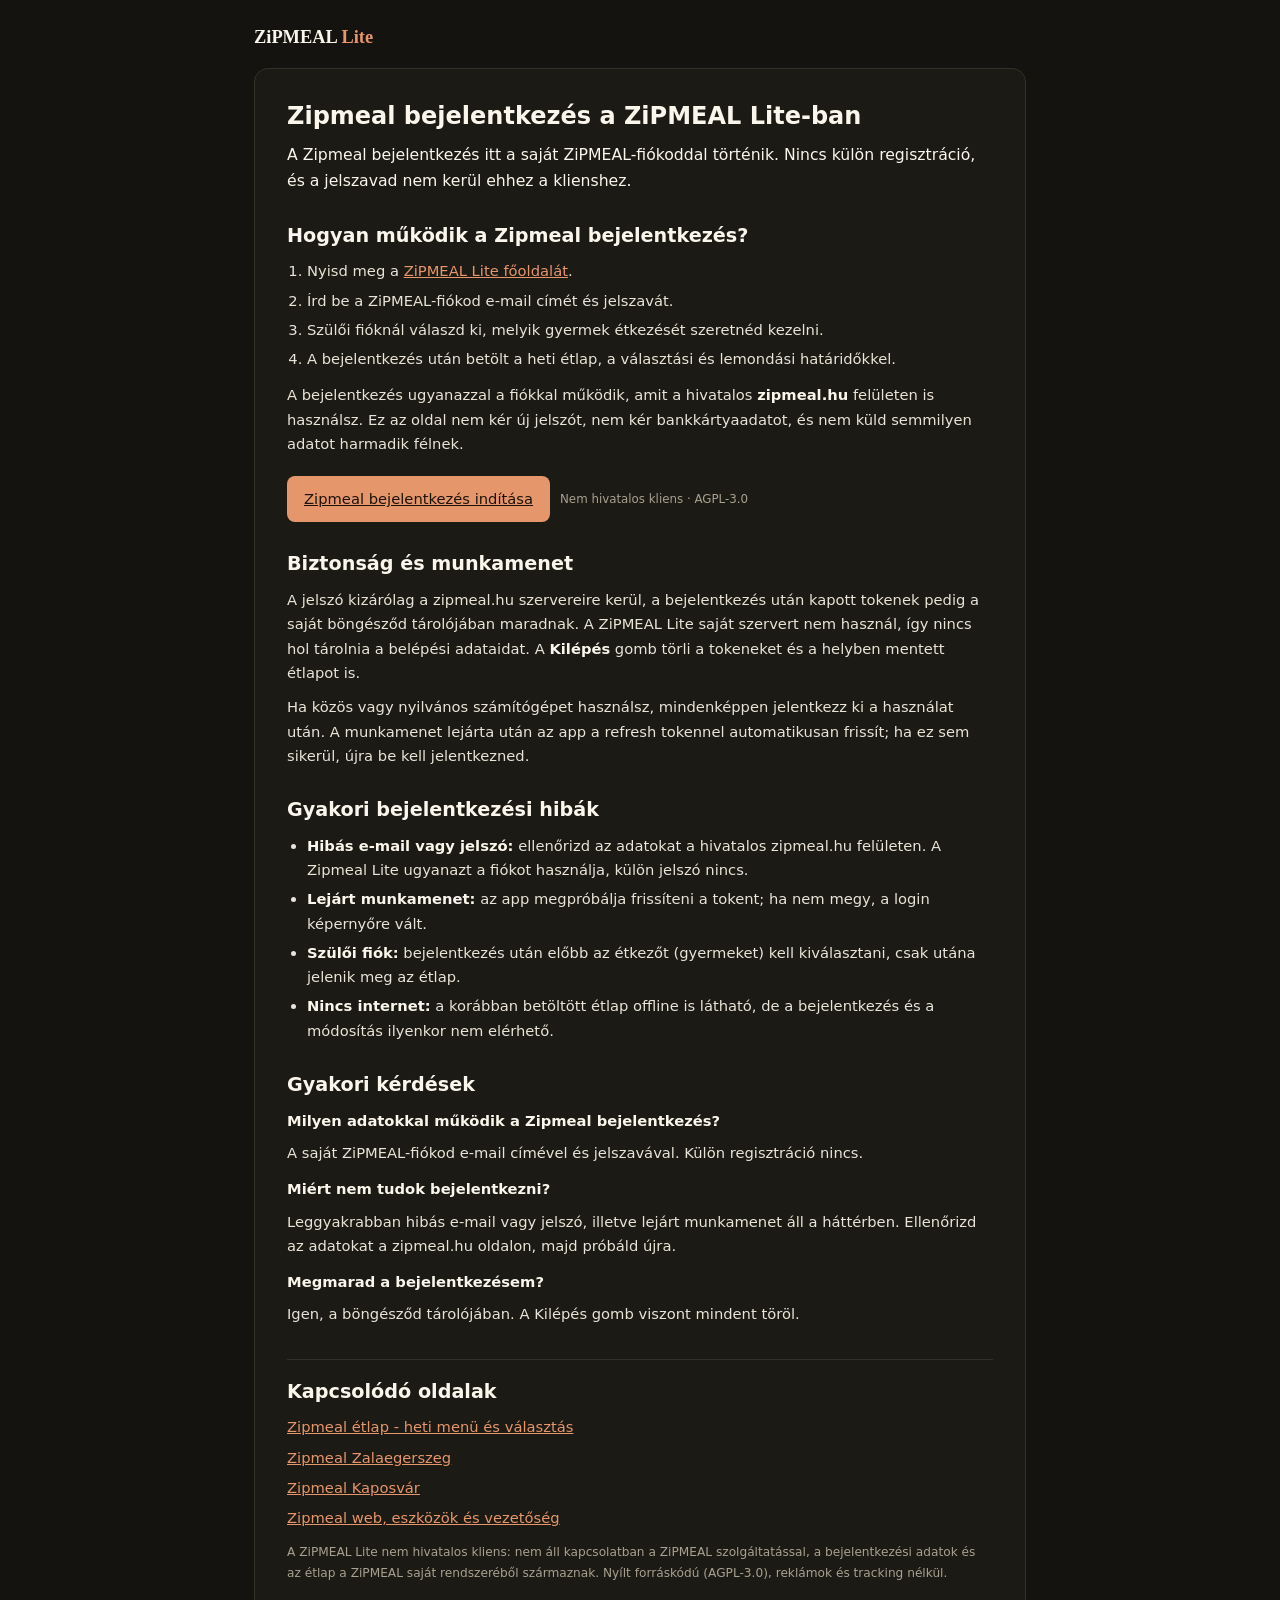
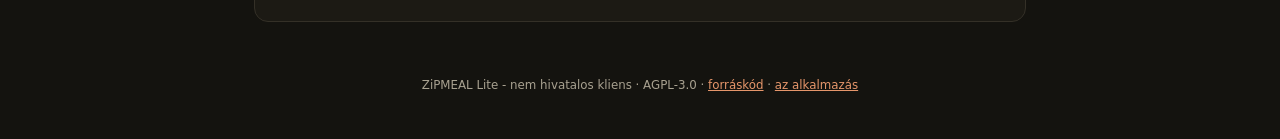
<file: zipmeal-bejelentkezes.html>
<!DOCTYPE html>
<html lang="hu" data-theme="dark">
<head>
<meta charset="UTF-8">
<meta name="viewport" content="width=device-width, initial-scale=1, viewport-fit=cover">
<meta name="theme-color" content="#0f0f18">
<script>
  (function () {
    var light = false;
    try { light = localStorage.getItem('zm_theme') === 'light'; } catch (_) {}
    if (light) {
      document.documentElement.setAttribute('data-theme', 'light');
      var meta = document.querySelector('meta[name="theme-color"]');
      if (meta) meta.setAttribute('content', '#f2f3fa');
    }
  })();
</script>
<title>Zipmeal bejelentkezés - ZiPMEAL Lite (nem hivatalos)</title>
<meta name="description" content="Zipmeal bejelentkezés lépésről lépésre a ZiPMEAL Lite-ban: saját ZiPMEAL fiók, jelszókezelés, szülői fiók és gyakori hibák. Nem hivatalos, offline is működő kliens.">
<meta name="robots" content="index, follow">
<link rel="canonical" href="https://ziplite.kecske.win/zipmeal-bejelentkezes">
<meta property="og:title" content="Zipmeal bejelentkezés - ZiPMEAL Lite">
<meta property="og:description" content="Hogyan működik a Zipmeal bejelentkezés a ZiPMEAL Lite-ban, és mire érdemes figyelni.">
<meta property="og:url" content="https://ziplite.kecske.win/zipmeal-bejelentkezes">
<meta property="og:type" content="article">
<meta property="og:site_name" content="ZiPMEAL Lite">
<meta property="og:locale" content="hu_HU">
<meta property="og:image" content="https://ziplite.kecske.win/icon.svg">
<link rel="icon" href="icon.svg" type="image/svg+xml">
<link rel="stylesheet" href="styles.css">
<script type="application/ld+json">
{
  "@context": "https://schema.org",
  "@type": "WebPage",
  "name": "Zipmeal bejelentkezés - ZiPMEAL Lite",
  "url": "https://ziplite.kecske.win/zipmeal-bejelentkezes",
  "description": "Zipmeal bejelentkezés lépésről lépésre a ZiPMEAL Lite-ban: saját fiók, jelszókezelés, szülői fiók és gyakori hibák.",
  "inLanguage": "hu",
  "isPartOf": {
    "@type": "WebSite",
    "name": "ZiPMEAL Lite",
    "url": "https://ziplite.kecske.win/"
  }
}
</script>
<script type="application/ld+json">
{
  "@context": "https://schema.org",
  "@type": "FAQPage",
  "inLanguage": "hu",
  "mainEntity": [
    {
      "@type": "Question",
      "name": "Milyen adatokkal működik a Zipmeal bejelentkezés?",
      "acceptedAnswer": {
        "@type": "Answer",
        "text": "A saját ZiPMEAL-fiókod e-mail címével és jelszavával. A ZiPMEAL Lite nem hoz létre külön fiókot, és a jelszó kizárólag a zipmeal.hu szervereire kerül."
      }
    },
    {
      "@type": "Question",
      "name": "Miért nem tudok bejelentkezni a Zipmeal fiókommal?",
      "acceptedAnswer": {
        "@type": "Answer",
        "text": "A leggyakoribb ok a hibás e-mail cím vagy jelszó, illetve egy lejárt munkamenet. Ellenőrizd az adatokat a hivatalos zipmeal.hu felületen, majd próbáld újra. Ha szülői fiókod van, bejelentkezés után még az étkezőt is ki kell választanod."
      }
    },
    {
      "@type": "Question",
      "name": "Megmarad a bejelentkezésem az eszközön?",
      "acceptedAnswer": {
        "@type": "Answer",
        "text": "Igen, a munkamenet a böngésző tárolójában marad, ezért az app újranyitáskor is betölti a korábban látott étlapot. A Kilépés gomb törli a tokeneket és a helyben cache-elt étlapot is."
      }
    }
  ]
}
</script>
</head>
<body>
<header class="landing-top">
  <a class="landing-brand" href="./">ZiPMEAL <span>Lite</span></a>
</header>
<main class="view landing">
  <article class="landing-card">
    <h1>Zipmeal bejelentkezés a ZiPMEAL Lite-ban</h1>
    <p class="landing-lead">A Zipmeal bejelentkezés itt a saját ZiPMEAL-fiókoddal történik.
    Nincs külön regisztráció, és a jelszavad nem kerül ehhez a klienshez.</p>

    <h2>Hogyan működik a Zipmeal bejelentkezés?</h2>
    <ol>
      <li>Nyisd meg a <a href="./">ZiPMEAL Lite főoldalát</a>.</li>
      <li>Írd be a ZiPMEAL-fiókod e-mail címét és jelszavát.</li>
      <li>Szülői fióknál válaszd ki, melyik gyermek étkezését szeretnéd kezelni.</li>
      <li>A bejelentkezés után betölt a heti étlap, a választási és lemondási határidőkkel.</li>
    </ol>
    <p>A bejelentkezés ugyanazzal a fiókkal működik, amit a hivatalos
    <b>zipmeal.hu</b> felületen is használsz. Ez az oldal nem kér új jelszót, nem kér
    bankkártyaadatot, és nem küld semmilyen adatot harmadik félnek.</p>

    <div class="landing-cta">
      <a class="btn primary" href="./">Zipmeal bejelentkezés indítása</a>
      <small>Nem hivatalos kliens · AGPL-3.0</small>
    </div>

    <h2>Biztonság és munkamenet</h2>
    <p>A jelszó kizárólag a zipmeal.hu szervereire kerül, a bejelentkezés után kapott
    tokenek pedig a saját böngésződ tárolójában maradnak. A ZiPMEAL Lite saját szervert
    nem használ, így nincs hol tárolnia a belépési adataidat. A <b>Kilépés</b> gomb
    törli a tokeneket és a helyben mentett étlapot is.</p>
    <p>Ha közös vagy nyilvános számítógépet használsz, mindenképpen jelentkezz ki a
    használat után. A munkamenet lejárta után az app a refresh tokennel automatikusan
    frissít; ha ez sem sikerül, újra be kell jelentkezned.</p>

    <h2>Gyakori bejelentkezési hibák</h2>
    <ul>
      <li><b>Hibás e-mail vagy jelszó:</b> ellenőrizd az adatokat a hivatalos zipmeal.hu
      felületen. A Zipmeal Lite ugyanazt a fiókot használja, külön jelszó nincs.</li>
      <li><b>Lejárt munkamenet:</b> az app megpróbálja frissíteni a tokent; ha nem megy,
      a login képernyőre vált.</li>
      <li><b>Szülői fiók:</b> bejelentkezés után előbb az étkezőt (gyermeket) kell
      kiválasztani, csak utána jelenik meg az étlap.</li>
      <li><b>Nincs internet:</b> a korábban betöltött étlap offline is látható, de a
      bejelentkezés és a módosítás ilyenkor nem elérhető.</li>
    </ul>

    <h2>Gyakori kérdések</h2>
    <dl class="seo-faq">
      <dt>Milyen adatokkal működik a Zipmeal bejelentkezés?</dt>
      <dd>A saját ZiPMEAL-fiókod e-mail címével és jelszavával. Külön regisztráció nincs.</dd>
      <dt>Miért nem tudok bejelentkezni?</dt>
      <dd>Leggyakrabban hibás e-mail vagy jelszó, illetve lejárt munkamenet áll a
      háttérben. Ellenőrizd az adatokat a zipmeal.hu oldalon, majd próbáld újra.</dd>
      <dt>Megmarad a bejelentkezésem?</dt>
      <dd>Igen, a böngésződ tárolójában. A Kilépés gomb viszont mindent töröl.</dd>
    </dl>

    <div class="landing-related">
      <h2>Kapcsolódó oldalak</h2>
      <ul>
        <li><a href="zipmeal-etlap.html">Zipmeal étlap - heti menü és választás</a></li>
        <li><a href="zipmeal-zalaegerszeg.html">Zipmeal Zalaegerszeg</a></li>
        <li><a href="zipmeal-kaposvar.html">Zipmeal Kaposvár</a></li>
        <li><a href="zipmeal-web.html">Zipmeal web, eszközök és vezetőség</a></li>
      </ul>
    </div>

    <p class="landing-note">A ZiPMEAL Lite nem hivatalos kliens: nem áll kapcsolatban a
    ZiPMEAL szolgáltatással, a bejelentkezési adatok és az étlap a ZiPMEAL saját
    rendszeréből származnak. Nyílt forráskódú (AGPL-3.0), reklámok és tracking nélkül.</p>
  </article>
</main>
<footer class="landing-foot">
  <p>ZiPMEAL Lite - nem hivatalos kliens · AGPL-3.0 ·
  <a href="https://github.com/KecskeTech/zipmeal-lite">forráskód</a> ·
  <a href="./">az alkalmazás</a></p>
</footer>
</body>
</html>
</file>
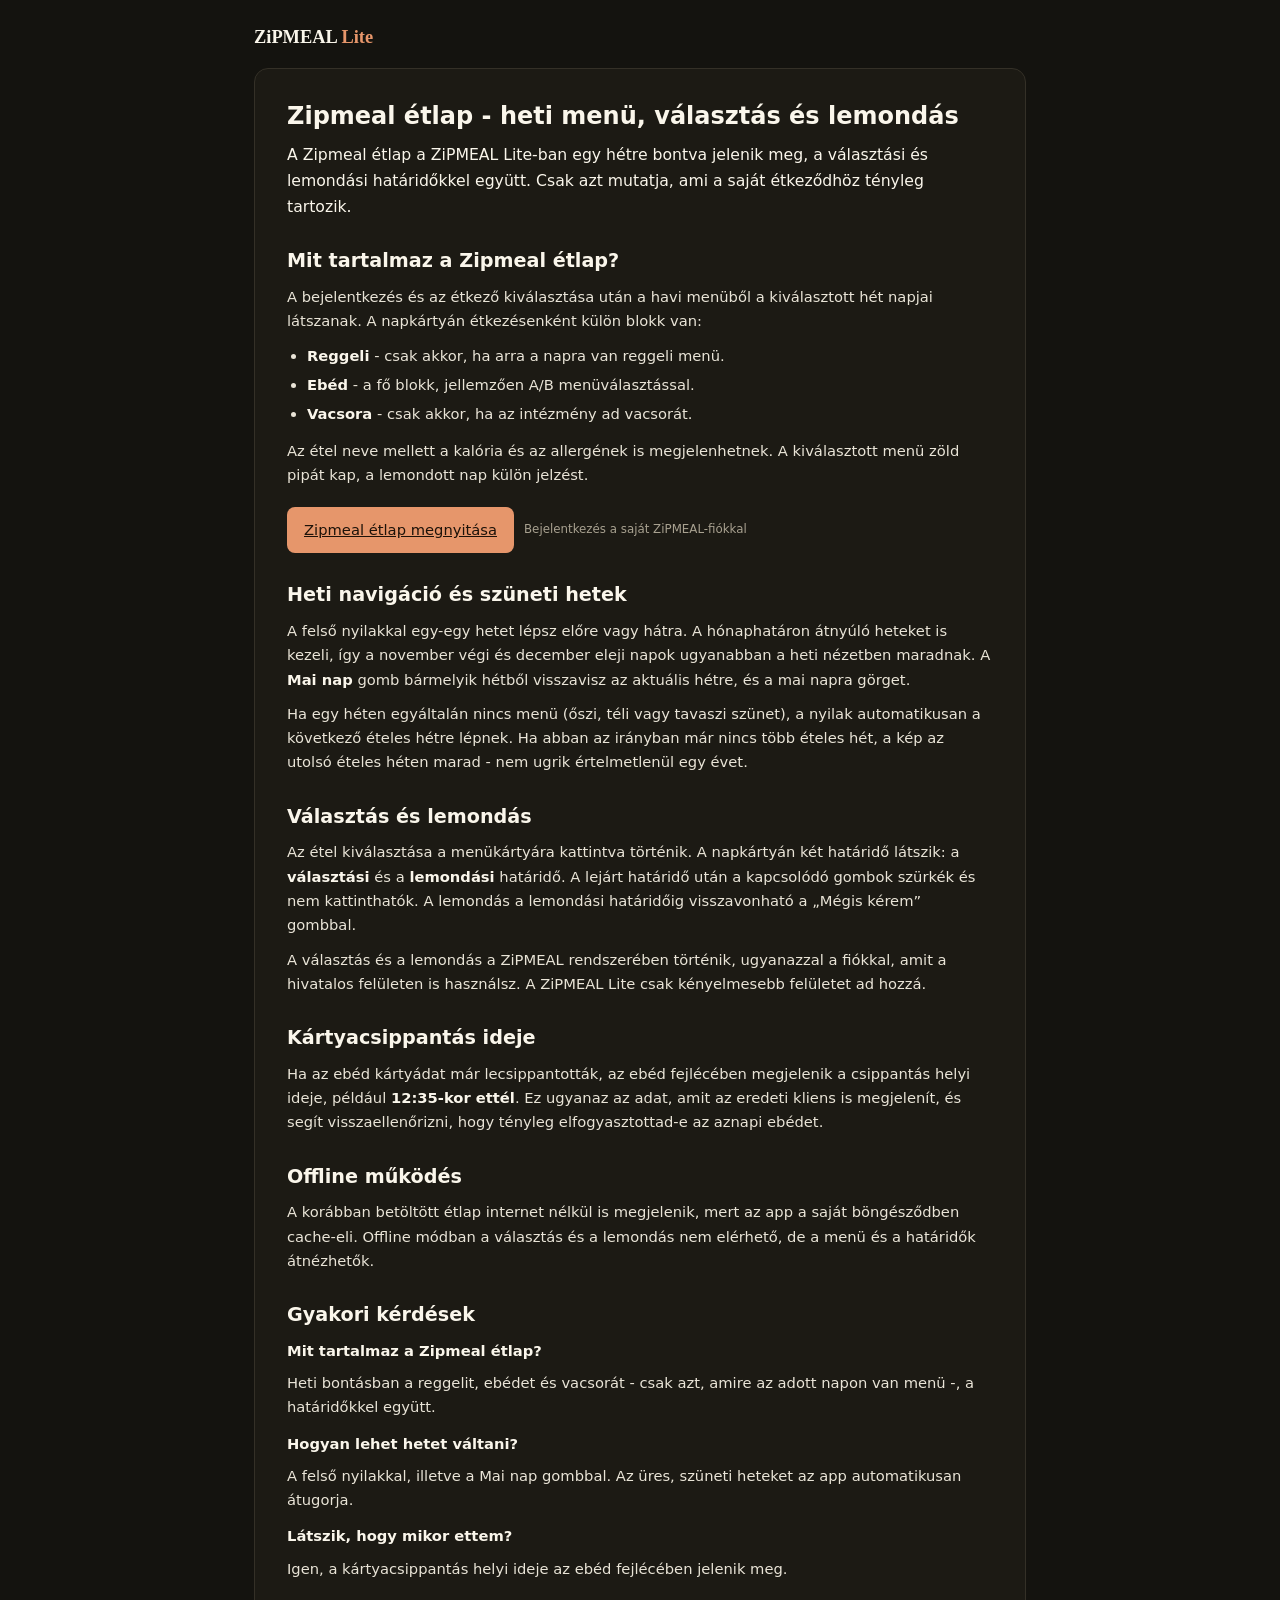
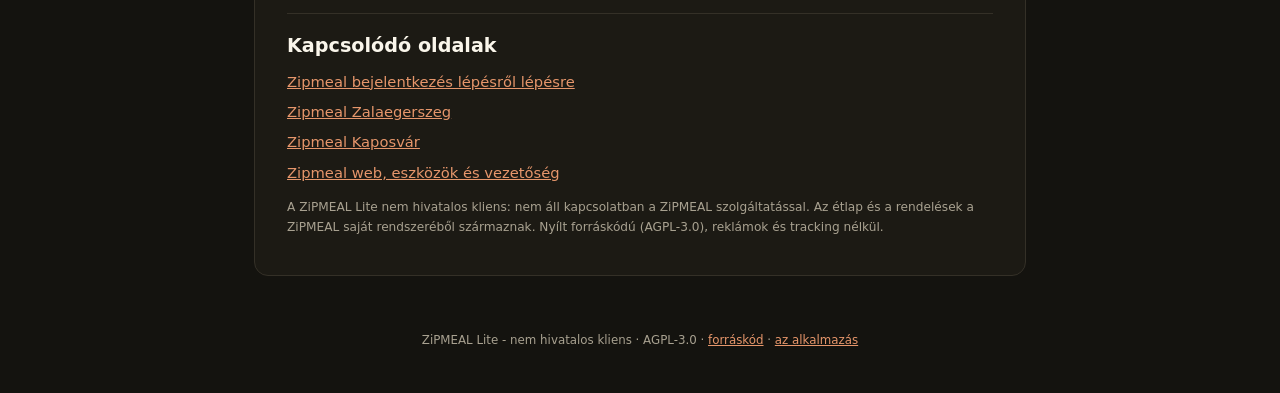
<file: zipmeal-etlap.html>
<!DOCTYPE html>
<html lang="hu" data-theme="dark">
<head>
<meta charset="UTF-8">
<meta name="viewport" content="width=device-width, initial-scale=1, viewport-fit=cover">
<meta name="theme-color" content="#0f0f18">
<script>
  (function () {
    var light = false;
    try { light = localStorage.getItem('zm_theme') === 'light'; } catch (_) {}
    if (light) {
      document.documentElement.setAttribute('data-theme', 'light');
      var meta = document.querySelector('meta[name="theme-color"]');
      if (meta) meta.setAttribute('content', '#f2f3fa');
    }
  })();
</script>
<title>Zipmeal étlap - heti menü, választás és lemondás</title>
<meta name="description" content="Zipmeal étlap a ZiPMEAL Lite-ban: heti menü reggelivel, ebéddel és vacsorával, választási és lemondási határidők, szüneti hetek átugrása. Nem hivatalos, offline kliens.">
<meta name="robots" content="index, follow">
<link rel="canonical" href="https://ziplite.kecske.win/zipmeal-etlap">
<meta property="og:title" content="Zipmeal étlap - ZiPMEAL Lite">
<meta property="og:description" content="Hogyan néz ki a Zipmeal étlap a ZiPMEAL Lite-ban, és hogyan válthatsz hetet, ételt vagy mondhatod le az ebédet.">
<meta property="og:url" content="https://ziplite.kecske.win/zipmeal-etlap">
<meta property="og:type" content="article">
<meta property="og:site_name" content="ZiPMEAL Lite">
<meta property="og:locale" content="hu_HU">
<meta property="og:image" content="https://ziplite.kecske.win/icon.svg">
<link rel="icon" href="icon.svg" type="image/svg+xml">
<link rel="stylesheet" href="styles.css">
<script type="application/ld+json">
{
  "@context": "https://schema.org",
  "@type": "WebPage",
  "name": "Zipmeal étlap - ZiPMEAL Lite",
  "url": "https://ziplite.kecske.win/zipmeal-etlap",
  "description": "Zipmeal étlap a ZiPMEAL Lite-ban: heti menü, választási és lemondási határidők, szüneti hetek és offline működés.",
  "inLanguage": "hu",
  "isPartOf": {
    "@type": "WebSite",
    "name": "ZiPMEAL Lite",
    "url": "https://ziplite.kecske.win/"
  }
}
</script>
<script type="application/ld+json">
{
  "@context": "https://schema.org",
  "@type": "FAQPage",
  "inLanguage": "hu",
  "mainEntity": [
    {
      "@type": "Question",
      "name": "Mit tartalmaz a Zipmeal étlap a ZiPMEAL Lite-ban?",
      "acceptedAnswer": {
        "@type": "Answer",
        "text": "A heti menüt egy hétre bontva mutatja: reggelit, ebédet és vacsorát, de csak azokat az étkezéseket, amelyekre az adott napon tényleg van menü. A választási és lemondási határidő is a napkártyán látszik."
      }
    },
    {
      "@type": "Question",
      "name": "Hogyan lehet hetet váltani a Zipmeal étlapon?",
      "acceptedAnswer": {
        "@type": "Answer",
        "text": "A felső nyilakkal lépsz előre vagy hátra egy hetet. A ZiPMEAL Lite a szüneti, étel nélküli heteket automatikusan átugorja, a Mai nap gomb pedig visszavisz az aktuális hétre."
      }
    },
    {
      "@type": "Question",
      "name": "Látszik az étlapon, hogy mikor ettem?",
      "acceptedAnswer": {
        "@type": "Answer",
        "text": "Igen. Ha a kártyádat már lecsippantották, az ebéd fejlécében megjelenik a csippantás helyi ideje, például 12:35-kor ettél."
      }
    }
  ]
}
</script>
</head>
<body>
<header class="landing-top">
  <a class="landing-brand" href="./">ZiPMEAL <span>Lite</span></a>
</header>
<main class="view landing">
  <article class="landing-card">
    <h1>Zipmeal étlap - heti menü, választás és lemondás</h1>
    <p class="landing-lead">A Zipmeal étlap a ZiPMEAL Lite-ban egy hétre bontva jelenik
    meg, a választási és lemondási határidőkkel együtt. Csak azt mutatja, ami a saját
    étkeződhöz tényleg tartozik.</p>

    <h2>Mit tartalmaz a Zipmeal étlap?</h2>
    <p>A bejelentkezés és az étkező kiválasztása után a havi menüből a kiválasztott hét
    napjai látszanak. A napkártyán étkezésenként külön blokk van:</p>
    <ul>
      <li><b>Reggeli</b> - csak akkor, ha arra a napra van reggeli menü.</li>
      <li><b>Ebéd</b> - a fő blokk, jellemzően A/B menüválasztással.</li>
      <li><b>Vacsora</b> - csak akkor, ha az intézmény ad vacsorát.</li>
    </ul>
    <p>Az étel neve mellett a kalória és az allergének is megjelenhetnek. A kiválasztott
    menü zöld pipát kap, a lemondott nap külön jelzést.</p>

    <div class="landing-cta">
      <a class="btn primary" href="./">Zipmeal étlap megnyitása</a>
      <small>Bejelentkezés a saját ZiPMEAL-fiókkal</small>
    </div>

    <h2>Heti navigáció és szüneti hetek</h2>
    <p>A felső nyilakkal egy-egy hetet lépsz előre vagy hátra. A hónaphatáron átnyúló
    heteket is kezeli, így a november végi és december eleji napok ugyanabban a heti
    nézetben maradnak. A <b>Mai nap</b> gomb bármelyik hétből visszavisz az aktuális
    hétre, és a mai napra görget.</p>
    <p>Ha egy héten egyáltalán nincs menü (őszi, téli vagy tavaszi szünet), a nyilak
    automatikusan a következő ételes hétre lépnek. Ha abban az irányban már nincs több
    ételes hét, a kép az utolsó ételes héten marad - nem ugrik értelmetlenül egy évet.</p>

    <h2>Választás és lemondás</h2>
    <p>Az étel kiválasztása a menükártyára kattintva történik. A napkártyán két határidő
    látszik: a <b>választási</b> és a <b>lemondási</b> határidő. A lejárt határidő után a
    kapcsolódó gombok szürkék és nem kattinthatók. A lemondás a lemondási határidőig
    visszavonható a „Mégis kérem” gombbal.</p>
    <p>A választás és a lemondás a ZiPMEAL rendszerében történik, ugyanazzal a fiókkal,
    amit a hivatalos felületen is használsz. A ZiPMEAL Lite csak kényelmesebb felületet ad
    hozzá.</p>

    <h2>Kártyacsippantás ideje</h2>
    <p>Ha az ebéd kártyádat már lecsippantották, az ebéd fejlécében megjelenik a
    csippantás helyi ideje, például <b>12:35-kor ettél</b>. Ez ugyanaz az adat, amit az
    eredeti kliens is megjelenít, és segít visszaellenőrizni, hogy tényleg elfogyasztottad-e
    az aznapi ebédet.</p>

    <h2>Offline működés</h2>
    <p>A korábban betöltött étlap internet nélkül is megjelenik, mert az app a saját
    böngésződben cache-eli. Offline módban a választás és a lemondás nem elérhető, de a
    menü és a határidők átnézhetők.</p>

    <h2>Gyakori kérdések</h2>
    <dl class="seo-faq">
      <dt>Mit tartalmaz a Zipmeal étlap?</dt>
      <dd>Heti bontásban a reggelit, ebédet és vacsorát - csak azt, amire az adott napon
      van menü -, a határidőkkel együtt.</dd>
      <dt>Hogyan lehet hetet váltani?</dt>
      <dd>A felső nyilakkal, illetve a Mai nap gombbal. Az üres, szüneti heteket az app
      automatikusan átugorja.</dd>
      <dt>Látszik, hogy mikor ettem?</dt>
      <dd>Igen, a kártyacsippantás helyi ideje az ebéd fejlécében jelenik meg.</dd>
    </dl>

    <div class="landing-related">
      <h2>Kapcsolódó oldalak</h2>
      <ul>
        <li><a href="zipmeal-bejelentkezes.html">Zipmeal bejelentkezés lépésről lépésre</a></li>
        <li><a href="zipmeal-zalaegerszeg.html">Zipmeal Zalaegerszeg</a></li>
        <li><a href="zipmeal-kaposvar.html">Zipmeal Kaposvár</a></li>
        <li><a href="zipmeal-web.html">Zipmeal web, eszközök és vezetőség</a></li>
      </ul>
    </div>

    <p class="landing-note">A ZiPMEAL Lite nem hivatalos kliens: nem áll kapcsolatban a
    ZiPMEAL szolgáltatással. Az étlap és a rendelések a ZiPMEAL saját rendszeréből
    származnak. Nyílt forráskódú (AGPL-3.0), reklámok és tracking nélkül.</p>
  </article>
</main>
<footer class="landing-foot">
  <p>ZiPMEAL Lite - nem hivatalos kliens · AGPL-3.0 ·
  <a href="https://github.com/KecskeTech/zipmeal-lite">forráskód</a> ·
  <a href="./">az alkalmazás</a></p>
</footer>
</body>
</html>
</file>
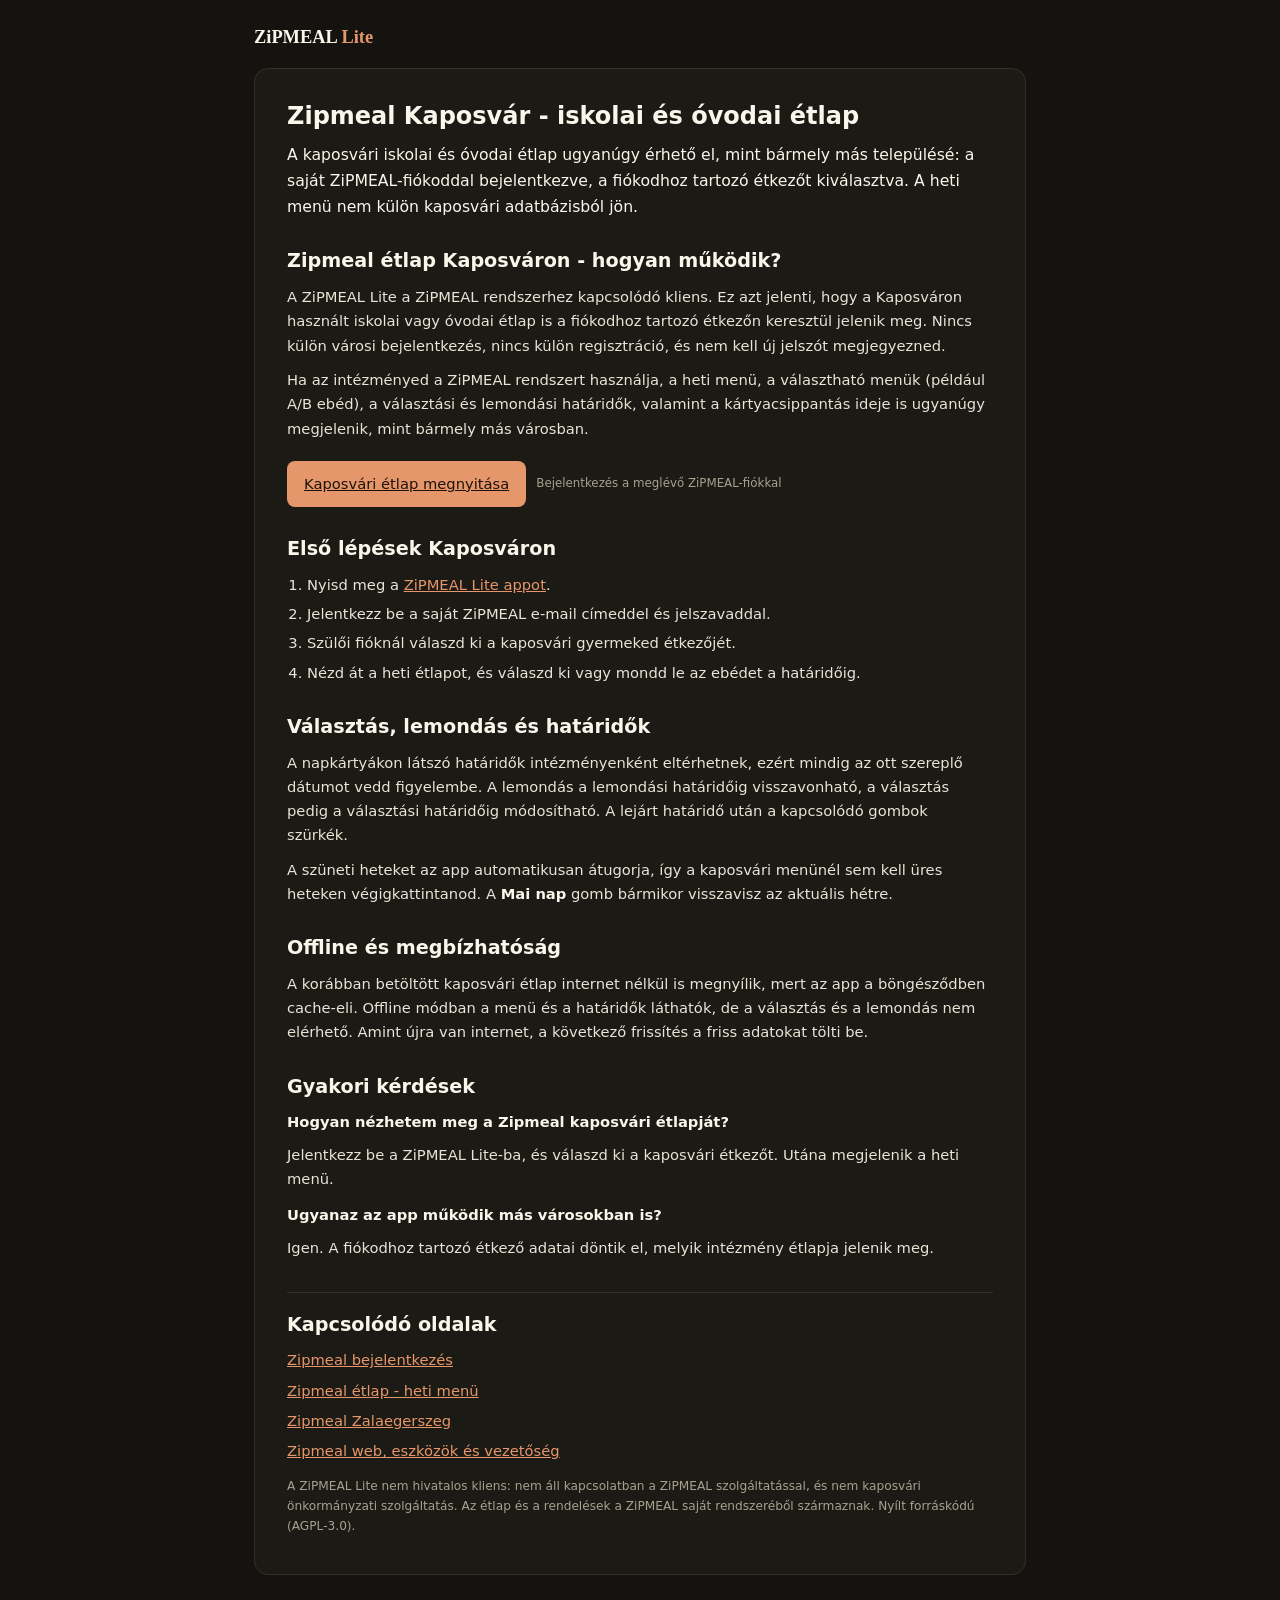
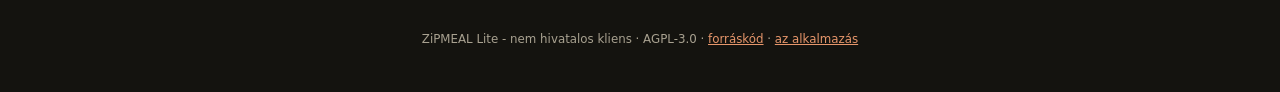
<file: zipmeal-kaposvar.html>
<!DOCTYPE html>
<html lang="hu" data-theme="dark">
<head>
<meta charset="UTF-8">
<meta name="viewport" content="width=device-width, initial-scale=1, viewport-fit=cover">
<meta name="theme-color" content="#0f0f18">
<script>
  (function () {
    var light = false;
    try { light = localStorage.getItem('zm_theme') === 'light'; } catch (_) {}
    if (light) {
      document.documentElement.setAttribute('data-theme', 'light');
      var meta = document.querySelector('meta[name="theme-color"]');
      if (meta) meta.setAttribute('content', '#f2f3fa');
    }
  })();
</script>
<title>Zipmeal Kaposvár - iskolai és óvodai étlap</title>
<meta name="description" content="Zipmeal Kaposvár: iskolai és óvodai heti étlap, ebédválasztás és lemondás a ZiPMEAL Lite-tal. Nem hivatalos kliens a saját ZiPMEAL-fiókoddal, offline is.">
<meta name="robots" content="index, follow">
<link rel="canonical" href="https://ziplite.kecske.win/zipmeal-kaposvar">
<meta property="og:title" content="Zipmeal Kaposvár - ZiPMEAL Lite">
<meta property="og:description" content="A kaposvári iskolai és óvodai étlap megnyitása a ZiPMEAL Lite-ban.">
<meta property="og:url" content="https://ziplite.kecske.win/zipmeal-kaposvar">
<meta property="og:type" content="article">
<meta property="og:site_name" content="ZiPMEAL Lite">
<meta property="og:locale" content="hu_HU">
<meta property="og:image" content="https://ziplite.kecske.win/icon.svg">
<link rel="icon" href="icon.svg" type="image/svg+xml">
<link rel="stylesheet" href="styles.css">
<script type="application/ld+json">
{
  "@context": "https://schema.org",
  "@type": "WebPage",
  "name": "Zipmeal Kaposvár - ZiPMEAL Lite",
  "url": "https://ziplite.kecske.win/zipmeal-kaposvar",
  "description": "Zipmeal Kaposvár: iskolai és óvodai heti étlap, ebédválasztás és lemondás a ZiPMEAL Lite-ban.",
  "inLanguage": "hu",
  "isPartOf": {
    "@type": "WebSite",
    "name": "ZiPMEAL Lite",
    "url": "https://ziplite.kecske.win/"
  }
}
</script>
<script type="application/ld+json">
{
  "@context": "https://schema.org",
  "@type": "FAQPage",
  "inLanguage": "hu",
  "mainEntity": [
    {
      "@type": "Question",
      "name": "Hogyan nézhetem meg a Zipmeal kaposvári étlapját?",
      "acceptedAnswer": {
        "@type": "Answer",
        "text": "Jelentkezz be a ZiPMEAL Lite-ba a saját ZiPMEAL-fiókoddal, majd válaszd ki a kaposvári iskolához vagy óvodához tartozó étkezőt. A heti menü és a határidők utána azonnal megjelennek."
      }
    },
    {
      "@type": "Question",
      "name": "Ugyanaz a ZiPMEAL Lite működik Kaposváron és más városokban?",
      "acceptedAnswer": {
        "@type": "Answer",
        "text": "Igen. A ZiPMEAL Lite nem városhoz kötött: a fiókodhoz tartozó étkező adatai döntik el, melyik intézmény és melyik település étlapja jelenik meg, legyen szó Kaposvárról vagy más városról."
      }
    }
  ]
}
</script>
</head>
<body>
<header class="landing-top">
  <a class="landing-brand" href="./">ZiPMEAL <span>Lite</span></a>
</header>
<main class="view landing">
  <article class="landing-card">
    <h1>Zipmeal Kaposvár - iskolai és óvodai étlap</h1>
    <p class="landing-lead">A kaposvári iskolai és óvodai étlap ugyanúgy érhető el, mint
    bármely más településé: a saját ZiPMEAL-fiókoddal bejelentkezve, a fiókodhoz tartozó
    étkezőt kiválasztva. A heti menü nem külön kaposvári adatbázisból jön.</p>

    <h2>Zipmeal étlap Kaposváron - hogyan működik?</h2>
    <p>A ZiPMEAL Lite a ZiPMEAL rendszerhez kapcsolódó kliens. Ez azt jelenti, hogy a
    Kaposváron használt iskolai vagy óvodai étlap is a fiókodhoz tartozó étkezőn keresztül
    jelenik meg. Nincs külön városi bejelentkezés, nincs külön regisztráció, és nem kell új
    jelszót megjegyezned.</p>
    <p>Ha az intézményed a ZiPMEAL rendszert használja, a heti menü, a választható menük
    (például A/B ebéd), a választási és lemondási határidők, valamint a kártyacsippantás
    ideje is ugyanúgy megjelenik, mint bármely más városban.</p>

    <div class="landing-cta">
      <a class="btn primary" href="./">Kaposvári étlap megnyitása</a>
      <small>Bejelentkezés a meglévő ZiPMEAL-fiókkal</small>
    </div>

    <h2>Első lépések Kaposváron</h2>
    <ol>
      <li>Nyisd meg a <a href="./">ZiPMEAL Lite appot</a>.</li>
      <li>Jelentkezz be a saját ZiPMEAL e-mail címeddel és jelszavaddal.</li>
      <li>Szülői fióknál válaszd ki a kaposvári gyermeked étkezőjét.</li>
      <li>Nézd át a heti étlapot, és válaszd ki vagy mondd le az ebédet a határidőig.</li>
    </ol>

    <h2>Választás, lemondás és határidők</h2>
    <p>A napkártyákon látszó határidők intézményenként eltérhetnek, ezért mindig az ott
    szereplő dátumot vedd figyelembe. A lemondás a lemondási határidőig visszavonható, a
    választás pedig a választási határidőig módosítható. A lejárt határidő után a
    kapcsolódó gombok szürkék.</p>
    <p>A szüneti heteket az app automatikusan átugorja, így a kaposvári menünél sem kell
    üres heteken végigkattintanod. A <b>Mai nap</b> gomb bármikor visszavisz az aktuális
    hétre.</p>

    <h2>Offline és megbízhatóság</h2>
    <p>A korábban betöltött kaposvári étlap internet nélkül is megnyílik, mert az app a
    böngésződben cache-eli. Offline módban a menü és a határidők láthatók, de a választás
    és a lemondás nem elérhető. Amint újra van internet, a következő frissítés a friss
    adatokat tölti be.</p>

    <h2>Gyakori kérdések</h2>
    <dl class="seo-faq">
      <dt>Hogyan nézhetem meg a Zipmeal kaposvári étlapját?</dt>
      <dd>Jelentkezz be a ZiPMEAL Lite-ba, és válaszd ki a kaposvári étkezőt. Utána
      megjelenik a heti menü.</dd>
      <dt>Ugyanaz az app működik más városokban is?</dt>
      <dd>Igen. A fiókodhoz tartozó étkező adatai döntik el, melyik intézmény étlapja
      jelenik meg.</dd>
    </dl>

    <div class="landing-related">
      <h2>Kapcsolódó oldalak</h2>
      <ul>
        <li><a href="zipmeal-bejelentkezes.html">Zipmeal bejelentkezés</a></li>
        <li><a href="zipmeal-etlap.html">Zipmeal étlap - heti menü</a></li>
        <li><a href="zipmeal-zalaegerszeg.html">Zipmeal Zalaegerszeg</a></li>
        <li><a href="zipmeal-web.html">Zipmeal web, eszközök és vezetőség</a></li>
      </ul>
    </div>

    <p class="landing-note">A ZiPMEAL Lite nem hivatalos kliens: nem áll kapcsolatban a
    ZiPMEAL szolgáltatással, és nem kaposvári önkormányzati szolgáltatás. Az étlap és a
    rendelések a ZiPMEAL saját rendszeréből származnak. Nyílt forráskódú (AGPL-3.0).</p>
  </article>
</main>
<footer class="landing-foot">
  <p>ZiPMEAL Lite - nem hivatalos kliens · AGPL-3.0 ·
  <a href="https://github.com/KecskeTech/zipmeal-lite">forráskód</a> ·
  <a href="./">az alkalmazás</a></p>
</footer>
</body>
</html>
</file>
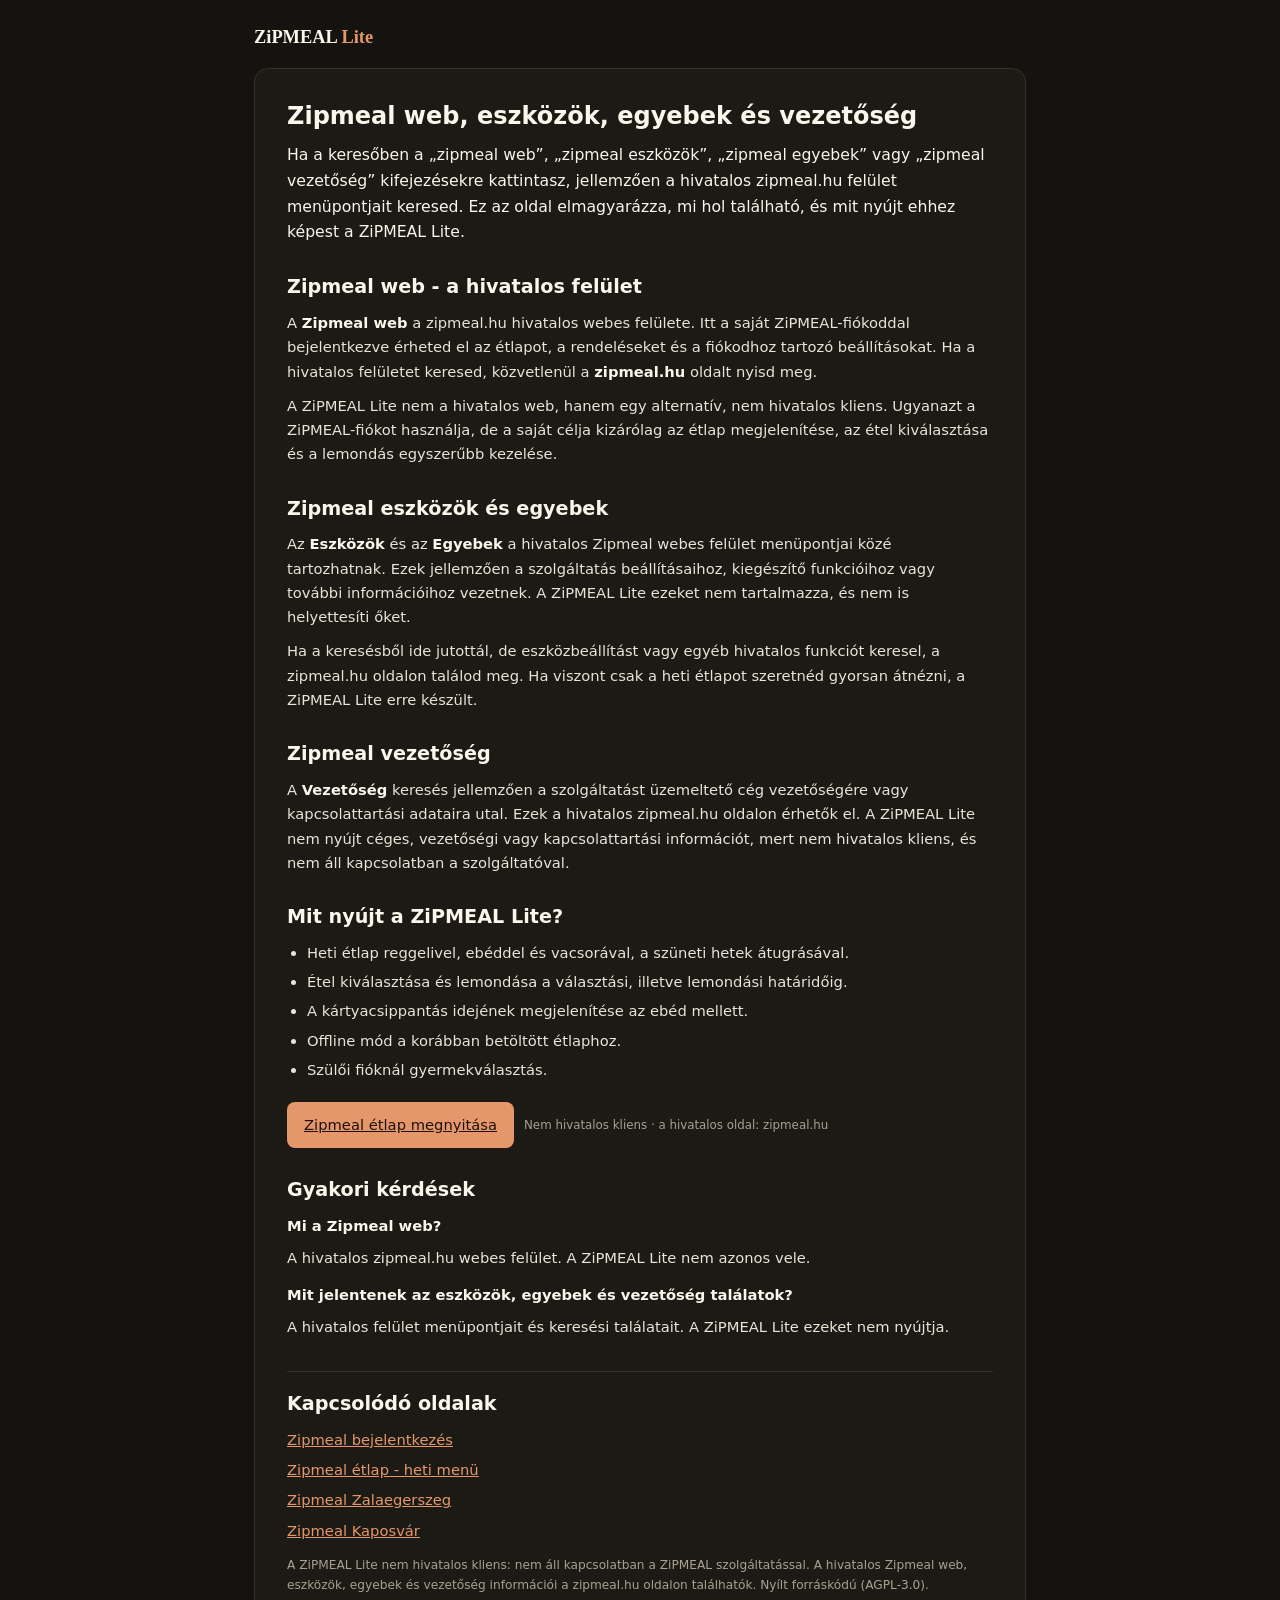
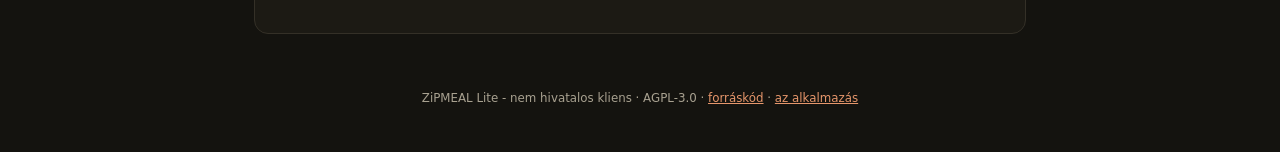
<file: zipmeal-web.html>
<!DOCTYPE html>
<html lang="hu" data-theme="dark">
<head>
<meta charset="UTF-8">
<meta name="viewport" content="width=device-width, initial-scale=1, viewport-fit=cover">
<meta name="theme-color" content="#0f0f18">
<script>
  (function () {
    var light = false;
    try { light = localStorage.getItem('zm_theme') === 'light'; } catch (_) {}
    if (light) {
      document.documentElement.setAttribute('data-theme', 'light');
      var meta = document.querySelector('meta[name="theme-color"]');
      if (meta) meta.setAttribute('content', '#f2f3fa');
    }
  })();
</script>
<title>Zipmeal web, eszközök, egyebek és vezetőség - mi hol van?</title>
<meta name="description" content="Zipmeal web, eszközök, egyebek és vezetőség: mi található a hivatalos zipmeal.hu oldalon, és mit nyújt helyette a ZiPMEAL Lite. Nem hivatalos kliens.">
<meta name="robots" content="index, follow">
<link rel="canonical" href="https://ziplite.kecske.win/zipmeal-web">
<meta property="og:title" content="Zipmeal web, eszközök, egyebek és vezetőség">
<meta property="og:description" content="A hivatalos Zipmeal webes felület menüpontjai és a ZiPMEAL Lite szerepe.">
<meta property="og:url" content="https://ziplite.kecske.win/zipmeal-web">
<meta property="og:type" content="article">
<meta property="og:site_name" content="ZiPMEAL Lite">
<meta property="og:locale" content="hu_HU">
<meta property="og:image" content="https://ziplite.kecske.win/icon.svg">
<link rel="icon" href="icon.svg" type="image/svg+xml">
<link rel="stylesheet" href="styles.css">
<script type="application/ld+json">
{
  "@context": "https://schema.org",
  "@type": "WebPage",
  "name": "Zipmeal web, eszközök, egyebek és vezetőség",
  "url": "https://ziplite.kecske.win/zipmeal-web",
  "description": "Mi található a hivatalos zipmeal.hu webes felületén, és mit nyújt helyette a ZiPMEAL Lite.",
  "inLanguage": "hu",
  "isPartOf": {
    "@type": "WebSite",
    "name": "ZiPMEAL Lite",
    "url": "https://ziplite.kecske.win/"
  }
}
</script>
<script type="application/ld+json">
{
  "@context": "https://schema.org",
  "@type": "FAQPage",
  "inLanguage": "hu",
  "mainEntity": [
    {
      "@type": "Question",
      "name": "Mi a Zipmeal web?",
      "acceptedAnswer": {
        "@type": "Answer",
        "text": "A Zipmeal web a hivatalos zipmeal.hu webes felülete, ahol a ZiPMEAL-fiókoddal bejelentkezve az étlapot, a rendeléseket és a fiókhoz tartozó beállításokat érheted el. A ZiPMEAL Lite nem hivatalos kliens, nem azonos a hivatalos webes felülettel."
      }
    },
    {
      "@type": "Question",
      "name": "Mit jelentenek a Zipmeal eszközök, egyebek és vezetőség találatok?",
      "acceptedAnswer": {
        "@type": "Answer",
        "text": "Ezek a hivatalos Zipmeal webes felületének menüpontjai és keresési találatai. A ZiPMEAL Lite nem nyújt eszköz- vagy céges információkat, és nem helyettesíti a hivatalos oldalt; kizárólag az étlap megjelenítésében, az étel kiválasztásában és a lemondásban segít."
      }
    }
  ]
}
</script>
</head>
<body>
<header class="landing-top">
  <a class="landing-brand" href="./">ZiPMEAL <span>Lite</span></a>
</header>
<main class="view landing">
  <article class="landing-card">
    <h1>Zipmeal web, eszközök, egyebek és vezetőség</h1>
    <p class="landing-lead">Ha a keresőben a „zipmeal web”, „zipmeal eszközök”, „zipmeal
    egyebek” vagy „zipmeal vezetőség” kifejezésekre kattintasz, jellemzően a hivatalos
    zipmeal.hu felület menüpontjait keresed. Ez az oldal elmagyarázza, mi hol található,
    és mit nyújt ehhez képest a ZiPMEAL Lite.</p>

    <h2>Zipmeal web - a hivatalos felület</h2>
    <p>A <b>Zipmeal web</b> a zipmeal.hu hivatalos webes felülete. Itt a saját
    ZiPMEAL-fiókoddal bejelentkezve érheted el az étlapot, a rendeléseket és a fiókodhoz
    tartozó beállításokat. Ha a hivatalos felületet keresed, közvetlenül a
    <b>zipmeal.hu</b> oldalt nyisd meg.</p>
    <p>A ZiPMEAL Lite nem a hivatalos web, hanem egy alternatív, nem hivatalos kliens.
    Ugyanazt a ZiPMEAL-fiókot használja, de a saját célja kizárólag az étlap
    megjelenítése, az étel kiválasztása és a lemondás egyszerűbb kezelése.</p>

    <h2>Zipmeal eszközök és egyebek</h2>
    <p>Az <b>Eszközök</b> és az <b>Egyebek</b> a hivatalos Zipmeal webes felület
    menüpontjai közé tartozhatnak. Ezek jellemzően a szolgáltatás beállításaihoz,
    kiegészítő funkcióihoz vagy további információihoz vezetnek. A ZiPMEAL Lite ezeket
    nem tartalmazza, és nem is helyettesíti őket.</p>
    <p>Ha a keresésből ide jutottál, de eszközbeállítást vagy egyéb hivatalos funkciót
    keresel, a zipmeal.hu oldalon találod meg. Ha viszont csak a heti étlapot szeretnéd
    gyorsan átnézni, a ZiPMEAL Lite erre készült.</p>

    <h2>Zipmeal vezetőség</h2>
    <p>A <b>Vezetőség</b> keresés jellemzően a szolgáltatást üzemeltető cég vezetőségére
    vagy kapcsolattartási adataira utal. Ezek a hivatalos zipmeal.hu oldalon érhetők el.
    A ZiPMEAL Lite nem nyújt céges, vezetőségi vagy kapcsolattartási információt, mert nem
    hivatalos kliens, és nem áll kapcsolatban a szolgáltatóval.</p>

    <h2>Mit nyújt a ZiPMEAL Lite?</h2>
    <ul>
      <li>Heti étlap reggelivel, ebéddel és vacsorával, a szüneti hetek átugrásával.</li>
      <li>Étel kiválasztása és lemondása a választási, illetve lemondási határidőig.</li>
      <li>A kártyacsippantás idejének megjelenítése az ebéd mellett.</li>
      <li>Offline mód a korábban betöltött étlaphoz.</li>
      <li>Szülői fióknál gyermekválasztás.</li>
    </ul>

    <div class="landing-cta">
      <a class="btn primary" href="./">Zipmeal étlap megnyitása</a>
      <small>Nem hivatalos kliens · a hivatalos oldal: zipmeal.hu</small>
    </div>

    <h2>Gyakori kérdések</h2>
    <dl class="seo-faq">
      <dt>Mi a Zipmeal web?</dt>
      <dd>A hivatalos zipmeal.hu webes felület. A ZiPMEAL Lite nem azonos vele.</dd>
      <dt>Mit jelentenek az eszközök, egyebek és vezetőség találatok?</dt>
      <dd>A hivatalos felület menüpontjait és keresési találatait. A ZiPMEAL Lite ezeket
      nem nyújtja.</dd>
    </dl>

    <div class="landing-related">
      <h2>Kapcsolódó oldalak</h2>
      <ul>
        <li><a href="zipmeal-bejelentkezes.html">Zipmeal bejelentkezés</a></li>
        <li><a href="zipmeal-etlap.html">Zipmeal étlap - heti menü</a></li>
        <li><a href="zipmeal-zalaegerszeg.html">Zipmeal Zalaegerszeg</a></li>
        <li><a href="zipmeal-kaposvar.html">Zipmeal Kaposvár</a></li>
      </ul>
    </div>

    <p class="landing-note">A ZiPMEAL Lite nem hivatalos kliens: nem áll kapcsolatban a
    ZiPMEAL szolgáltatással. A hivatalos Zipmeal web, eszközök, egyebek és vezetőség
    információi a zipmeal.hu oldalon találhatók. Nyílt forráskódú (AGPL-3.0).</p>
  </article>
</main>
<footer class="landing-foot">
  <p>ZiPMEAL Lite - nem hivatalos kliens · AGPL-3.0 ·
  <a href="https://github.com/KecskeTech/zipmeal-lite">forráskód</a> ·
  <a href="./">az alkalmazás</a></p>
</footer>
</body>
</html>
</file>
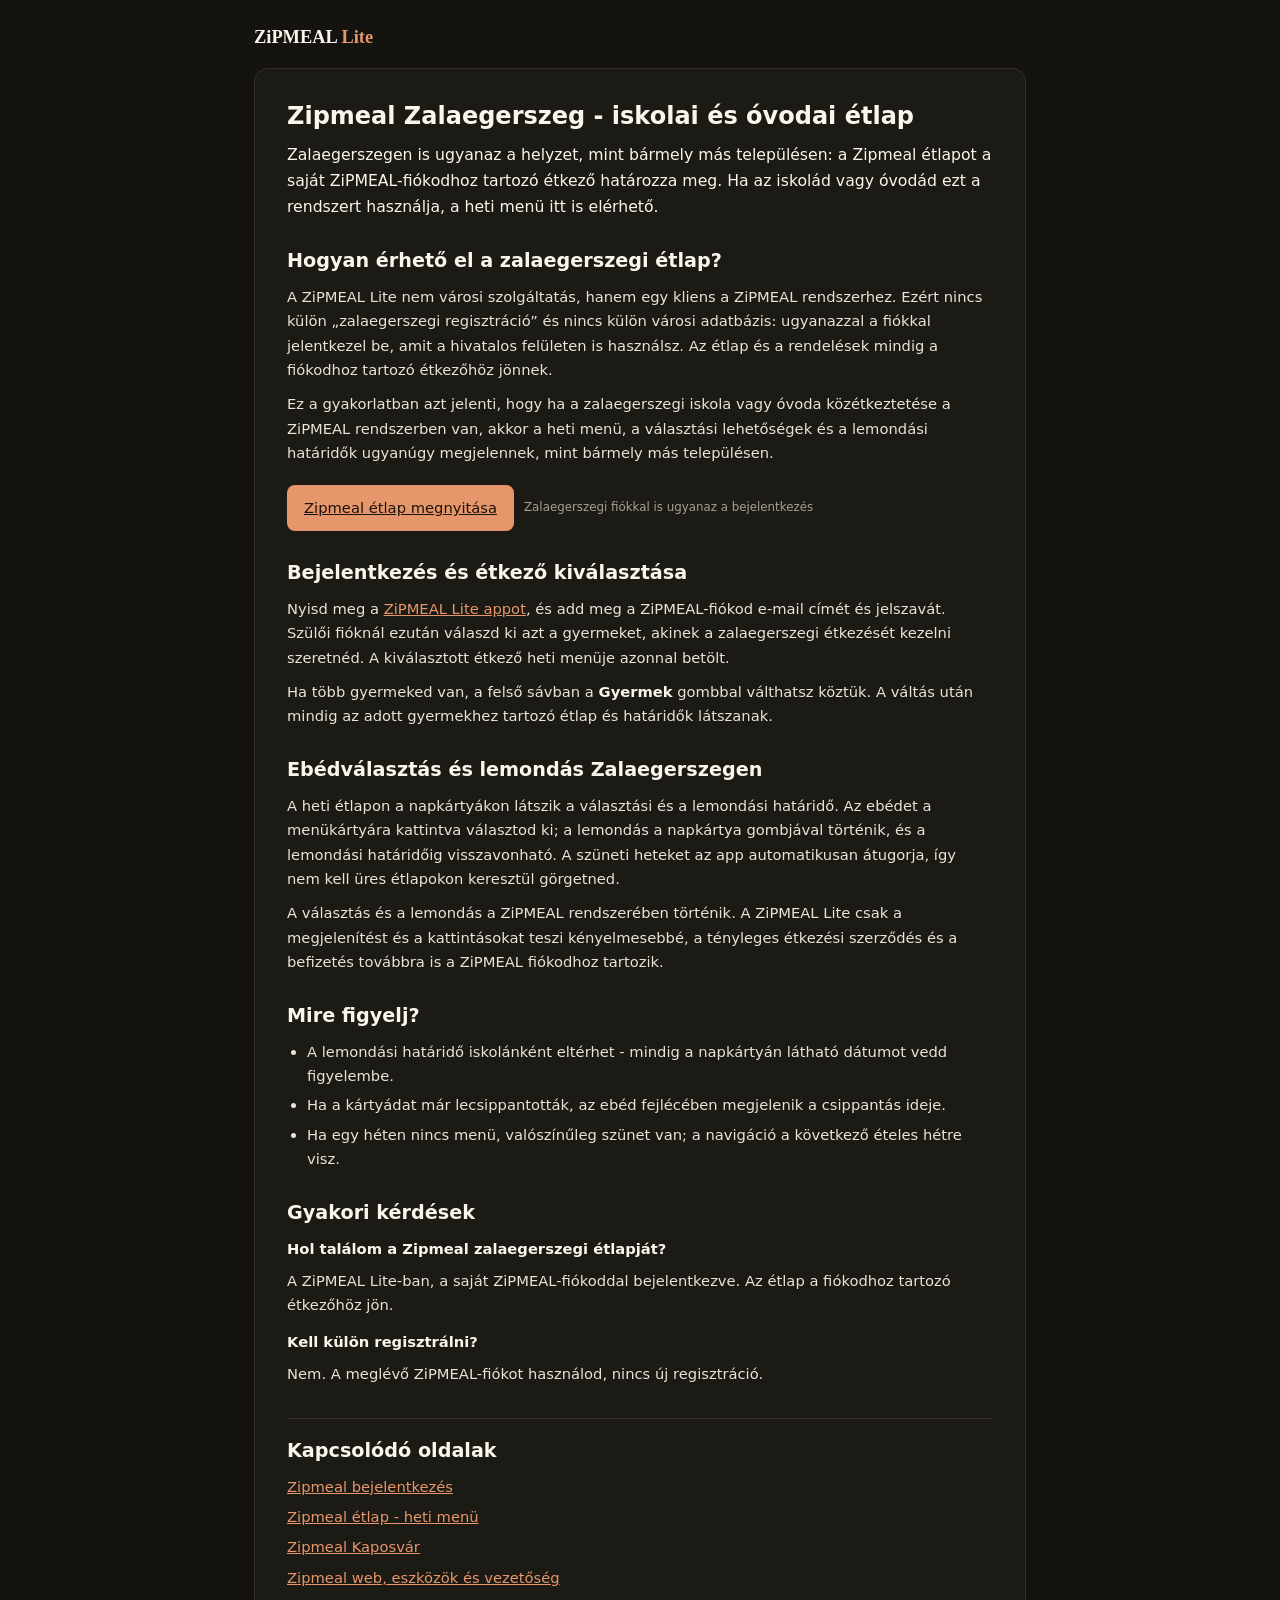
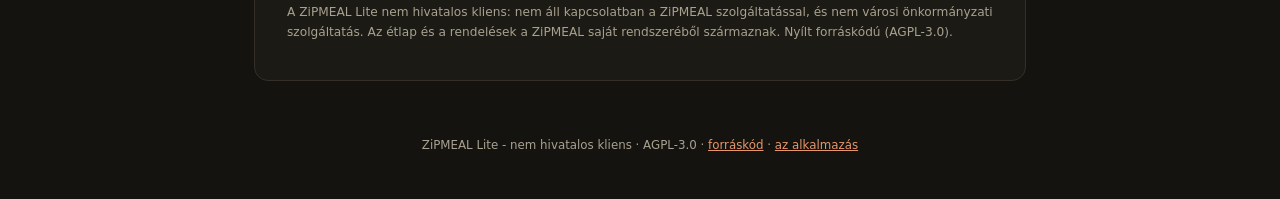
<file: zipmeal-zalaegerszeg.html>
<!DOCTYPE html>
<html lang="hu" data-theme="dark">
<head>
<meta charset="UTF-8">
<meta name="viewport" content="width=device-width, initial-scale=1, viewport-fit=cover">
<meta name="theme-color" content="#0f0f18">
<script>
  (function () {
    var light = false;
    try { light = localStorage.getItem('zm_theme') === 'light'; } catch (_) {}
    if (light) {
      document.documentElement.setAttribute('data-theme', 'light');
      var meta = document.querySelector('meta[name="theme-color"]');
      if (meta) meta.setAttribute('content', '#f2f3fa');
    }
  })();
</script>
<title>Zipmeal Zalaegerszeg - iskolai és óvodai étlap</title>
<meta name="description" content="Zipmeal Zalaegerszeg: iskolai és óvodai heti étlap, ebédválasztás és lemondás a ZiPMEAL Lite-tal. Nem hivatalos kliens, a saját ZiPMEAL-fiókoddal.">
<meta name="robots" content="index, follow">
<link rel="canonical" href="https://ziplite.kecske.win/zipmeal-zalaegerszeg">
<meta property="og:title" content="Zipmeal Zalaegerszeg - ZiPMEAL Lite">
<meta property="og:description" content="Hogyan érhető el a zalaegerszegi iskolai és óvodai étlap a ZiPMEAL Lite-ban.">
<meta property="og:url" content="https://ziplite.kecske.win/zipmeal-zalaegerszeg">
<meta property="og:type" content="article">
<meta property="og:site_name" content="ZiPMEAL Lite">
<meta property="og:locale" content="hu_HU">
<meta property="og:image" content="https://ziplite.kecske.win/icon.svg">
<link rel="icon" href="icon.svg" type="image/svg+xml">
<link rel="stylesheet" href="styles.css">
<script type="application/ld+json">
{
  "@context": "https://schema.org",
  "@type": "WebPage",
  "name": "Zipmeal Zalaegerszeg - ZiPMEAL Lite",
  "url": "https://ziplite.kecske.win/zipmeal-zalaegerszeg",
  "description": "Zipmeal Zalaegerszeg: iskolai és óvodai heti étlap, ebédválasztás és lemondás a ZiPMEAL Lite-ban.",
  "inLanguage": "hu",
  "isPartOf": {
    "@type": "WebSite",
    "name": "ZiPMEAL Lite",
    "url": "https://ziplite.kecske.win/"
  }
}
</script>
<script type="application/ld+json">
{
  "@context": "https://schema.org",
  "@type": "FAQPage",
  "inLanguage": "hu",
  "mainEntity": [
    {
      "@type": "Question",
      "name": "Hol találom a Zipmeal zalaegerszegi étlapját?",
      "acceptedAnswer": {
        "@type": "Answer",
        "text": "A ZiPMEAL Lite-ban a saját ZiPMEAL-fiókoddal bejelentkezve. Az étlap mindig ahhoz az étkezőhöz tartozik, amelyet a fiókodban kezelsz, ezért Zalaegerszegen ugyanazt a heti menüt látod, mint a hivatalos felületen."
      }
    },
    {
      "@type": "Question",
      "name": "Kell külön regisztrálni a zalaegerszegi étlaphoz?",
      "acceptedAnswer": {
        "@type": "Answer",
        "text": "Nem. A ZiPMEAL Lite nem hoz létre új fiókot, és nem kér külön regisztrációt. A meglévő ZiPMEAL-fiókoddal jelentkezel be, a települést és az intézményt pedig az étkeződ adatai határozzák meg."
      }
    }
  ]
}
</script>
</head>
<body>
<header class="landing-top">
  <a class="landing-brand" href="./">ZiPMEAL <span>Lite</span></a>
</header>
<main class="view landing">
  <article class="landing-card">
    <h1>Zipmeal Zalaegerszeg - iskolai és óvodai étlap</h1>
    <p class="landing-lead">Zalaegerszegen is ugyanaz a helyzet, mint bármely más
    településen: a Zipmeal étlapot a saját ZiPMEAL-fiókodhoz tartozó étkező határozza meg.
    Ha az iskolád vagy óvodád ezt a rendszert használja, a heti menü itt is elérhető.</p>

    <h2>Hogyan érhető el a zalaegerszegi étlap?</h2>
    <p>A ZiPMEAL Lite nem városi szolgáltatás, hanem egy kliens a ZiPMEAL rendszerhez.
    Ezért nincs külön „zalaegerszegi regisztráció” és nincs külön városi adatbázis:
    ugyanazzal a fiókkal jelentkezel be, amit a hivatalos felületen is használsz. Az
    étlap és a rendelések mindig a fiókodhoz tartozó étkezőhöz jönnek.</p>
    <p>Ez a gyakorlatban azt jelenti, hogy ha a zalaegerszegi iskola vagy óvoda
    közétkeztetése a ZiPMEAL rendszerben van, akkor a heti menü, a választási lehetőségek
    és a lemondási határidők ugyanúgy megjelennek, mint bármely más településen.</p>

    <div class="landing-cta">
      <a class="btn primary" href="./">Zipmeal étlap megnyitása</a>
      <small>Zalaegerszegi fiókkal is ugyanaz a bejelentkezés</small>
    </div>

    <h2>Bejelentkezés és étkező kiválasztása</h2>
    <p>Nyisd meg a <a href="./">ZiPMEAL Lite appot</a>, és add meg a ZiPMEAL-fiókod
    e-mail címét és jelszavát. Szülői fióknál ezután válaszd ki azt a gyermeket, akinek a
    zalaegerszegi étkezését kezelni szeretnéd. A kiválasztott étkező heti menüje azonnal
    betölt.</p>
    <p>Ha több gyermeked van, a felső sávban a <b>Gyermek</b> gombbal válthatsz köztük.
    A váltás után mindig az adott gyermekhez tartozó étlap és határidők látszanak.</p>

    <h2>Ebédválasztás és lemondás Zalaegerszegen</h2>
    <p>A heti étlapon a napkártyákon látszik a választási és a lemondási határidő. Az
    ebédet a menükártyára kattintva választod ki; a lemondás a napkártya gombjával
    történik, és a lemondási határidőig visszavonható. A szüneti heteket az app
    automatikusan átugorja, így nem kell üres étlapokon keresztül görgetned.</p>
    <p>A választás és a lemondás a ZiPMEAL rendszerében történik. A ZiPMEAL Lite csak a
    megjelenítést és a kattintásokat teszi kényelmesebbé, a tényleges étkezési szerződés
    és a befizetés továbbra is a ZiPMEAL fiókodhoz tartozik.</p>

    <h2>Mire figyelj?</h2>
    <ul>
      <li>A lemondási határidő iskolánként eltérhet - mindig a napkártyán látható
      dátumot vedd figyelembe.</li>
      <li>Ha a kártyádat már lecsippantották, az ebéd fejlécében megjelenik a csippantás
      ideje.</li>
      <li>Ha egy héten nincs menü, valószínűleg szünet van; a navigáció a következő
      ételes hétre visz.</li>
    </ul>

    <h2>Gyakori kérdések</h2>
    <dl class="seo-faq">
      <dt>Hol találom a Zipmeal zalaegerszegi étlapját?</dt>
      <dd>A ZiPMEAL Lite-ban, a saját ZiPMEAL-fiókoddal bejelentkezve. Az étlap a fiókodhoz
      tartozó étkezőhöz jön.</dd>
      <dt>Kell külön regisztrálni?</dt>
      <dd>Nem. A meglévő ZiPMEAL-fiókot használod, nincs új regisztráció.</dd>
    </dl>

    <div class="landing-related">
      <h2>Kapcsolódó oldalak</h2>
      <ul>
        <li><a href="zipmeal-bejelentkezes.html">Zipmeal bejelentkezés</a></li>
        <li><a href="zipmeal-etlap.html">Zipmeal étlap - heti menü</a></li>
        <li><a href="zipmeal-kaposvar.html">Zipmeal Kaposvár</a></li>
        <li><a href="zipmeal-web.html">Zipmeal web, eszközök és vezetőség</a></li>
      </ul>
    </div>

    <p class="landing-note">A ZiPMEAL Lite nem hivatalos kliens: nem áll kapcsolatban a
    ZiPMEAL szolgáltatással, és nem városi önkormányzati szolgáltatás. Az étlap és a
    rendelések a ZiPMEAL saját rendszeréből származnak. Nyílt forráskódú (AGPL-3.0).</p>
  </article>
</main>
<footer class="landing-foot">
  <p>ZiPMEAL Lite - nem hivatalos kliens · AGPL-3.0 ·
  <a href="https://github.com/KecskeTech/zipmeal-lite">forráskód</a> ·
  <a href="./">az alkalmazás</a></p>
</footer>
</body>
</html>
</file>
<file: styles.css>
/* Sötét téma az alapértelmezett (a <html data-theme="dark"> miatt); a világos
   témát a data-theme="light" kapcsolja be. A témát az app.js menti és váltja.
   A paletta meleg grafit és papír, a hangsúly egy paprika-vörös. */
:root {
  color-scheme: dark;
  --primary: #e6966b;
  --primary-2: #f0ab84;
  --primary-soft: #33251b;
  --primary-line: rgba(230, 150, 107, .22);
  --on-accent: #1d1209;
  --ok: #93c48d;
  --danger: #e08c7e;
  --danger-soft: rgba(224, 140, 126, .12);
  --danger-line: rgba(224, 140, 126, .35);
  --muted: #a8a190;
  --text: #e9e4d7;
  --text-strong: #faf6eb;
  --bg: #14130f;
  --card: #1c1a14;
  --surface-2: #211e17;
  --surface-3: #26221a;
  --line: #343027;
  --line-strong: #4a4539;
  --topbar-bg: rgba(20, 19, 15, .9);
  --nav-surface: #1c1a14;
  --warn-bg: #2e2515;
  --warn-text: #e6cc92;
  --warn-line: #4a3c21;
  --toast-bg: #2a261d;
  --toast-text: #faf6eb;
  --radius: 12px;
  --shadow: none;
  --shadow-lg: 0 12px 32px rgba(0, 0, 0, .35);
  --card-shadow: none;
  --font-display: Georgia, "Iowan Old Style", "Palatino Linotype", "Times New Roman", serif;
}

:root[data-theme="light"] {
  color-scheme: light;
  --primary: #a8491f;
  --primary-2: #8f3a18;
  --primary-soft: #f6e5d8;
  --primary-line: rgba(168, 73, 31, .18);
  --on-accent: #fffaf3;
  --ok: #3f7a4a;
  --danger: #a83a32;
  --danger-soft: #f8e2de;
  --danger-line: rgba(168, 58, 50, .30);
  --muted: #6e6859;
  --text: #2b2820;
  --text-strong: #17150f;
  --bg: #f3efe5;
  --card: #fffdf7;
  --surface-2: #faf6ec;
  --surface-3: #f1ecdf;
  --line: #e3dcc9;
  --line-strong: #c9c0aa;
  --topbar-bg: rgba(243, 239, 229, .9);
  --nav-surface: #fffdf7;
  --warn-bg: #fbf0d4;
  --warn-text: #6d4a12;
  --warn-line: #e6d3a5;
  --toast-bg: #2b2820;
  --toast-text: #fffdf7;
  --shadow: none;
  --shadow-lg: 0 14px 34px rgba(23, 21, 15, .14);
  --card-shadow: none;
}

* { box-sizing: border-box; }

/* A [hidden] attribútumot minden szerzői display-szabály fölé kell helyezni,
   különben pl. a .login-view { display: flex } felülírja, és a login képernyő
   sikeres bejelentkezés után is látható marad. */
[hidden] { display: none !important; }

body {
  margin: 0;
  font-family: system-ui, -apple-system, "Segoe UI", Roboto, "Helvetica Neue", Arial, sans-serif;
  background: var(--bg);
  color: var(--text);
  font-size: 16px;
  line-height: 1.5;
  -webkit-tap-highlight-color: transparent;
  -webkit-font-smoothing: antialiased;
}

::selection { background: var(--primary-soft); color: var(--text-strong); }

a { color: var(--primary); }

button, input { font: inherit; }

:focus-visible {
  outline: 2px solid var(--primary);
  outline-offset: 2px;
}

.view { max-width: 1280px; margin: 0 auto; padding: 24px; }
@media (max-width: 640px) { .view { padding: 12px; } }

/* ---------- gombok ---------- */
.btn {
  border: 1px solid transparent;
  border-radius: 8px;
  padding: 10px 16px;
  font: 500 .9rem/1 inherit;
  cursor: pointer;
  transition: background-color .15s, border-color .15s, color .15s, transform .06s;
}
.btn:active { transform: scale(.98); }
.btn:disabled { opacity: .45; cursor: default; }
.btn.primary {
  background: var(--primary);
  color: var(--on-accent);
}
.btn.primary:hover:not(:disabled) { background: var(--primary-2); }
.btn.lg { padding: 13px 20px; font-size: .95rem; }
.btn.ghost {
  background: transparent;
  color: var(--text);
  border-color: var(--line);
}
.btn.ghost:hover:not(:disabled) { background: var(--surface-2); border-color: var(--line-strong); }
.btn.danger {
  background: transparent;
  color: var(--danger);
  border-color: var(--line);
}
.btn.danger:hover:not(:disabled) { background: var(--danger-soft); border-color: var(--danger-line); }
.btn.small { padding: 7px 12px; font-size: .8rem; }
.btn-icon {
  width: 16px; height: 16px; display: inline-block;
  vertical-align: -3px; margin-right: 6px;
  fill: none; stroke: currentColor; stroke-width: 1.75;
  stroke-linecap: round; stroke-linejoin: round;
}
.btn.nav {
  width: 40px; height: 40px; padding: 0;
  color: var(--text);
  background: var(--card);
  border: 1px solid var(--line);
  display: grid; place-items: center;
}
.btn.nav:hover:not(:disabled) { background: var(--surface-2); border-color: var(--line-strong); }
.btn.nav svg {
  width: 18px; height: 18px;
  fill: none; stroke: currentColor; stroke-width: 2;
  stroke-linecap: round; stroke-linejoin: round;
}

/* ---------- téma váltó (minden nézetben elérhető) ---------- */
.theme-toggle {
  position: fixed;
  right: calc(16px + env(safe-area-inset-right, 0px));
  bottom: calc(16px + env(safe-area-inset-bottom, 0px));
  z-index: 30;
  width: 40px; height: 40px;
  display: grid; place-items: center;
  border-radius: 10px;
  border: 1px solid var(--line);
  background: var(--card);
  color: var(--muted);
  cursor: pointer;
  transition: background-color .15s, color .15s, transform .06s;
}
.theme-toggle:hover { background: var(--surface-2); color: var(--text); }
.theme-toggle:active { transform: scale(.96); }
.theme-toggle svg {
  width: 18px; height: 18px;
  fill: none; stroke: currentColor; stroke-width: 1.75;
  stroke-linecap: round; stroke-linejoin: round;
}
.theme-toggle .icon-sun { display: none; }
:root[data-theme="dark"] .theme-toggle .icon-sun { display: block; }
:root[data-theme="dark"] .theme-toggle .icon-moon { display: none; }
@media (max-width: 640px) {
  .theme-toggle {
    right: calc(12px + env(safe-area-inset-right, 0px));
    bottom: calc(12px + env(safe-area-inset-bottom, 0px));
    width: 38px; height: 38px;
  }
}

/* ---------- login ---------- */
.login-view {
  min-height: 100vh;
  display: flex; align-items: center; justify-content: center;
  padding: 24px;
}

.login-card {
  width: min(420px, 100%);
  background: var(--card);
  border: 1px solid var(--line);
  border-radius: 16px;
  padding: 32px 28px;
  box-shadow: var(--shadow);
  display: flex; flex-direction: column; gap: 16px;
  text-align: left;
}
.login-logo {
  display: flex; align-items: center;
  color: var(--primary);
}
.login-logo svg {
  width: 28px; height: 28px;
  fill: none; stroke: currentColor; stroke-width: 1.75;
  stroke-linecap: round; stroke-linejoin: round;
}
.login-card h1 {
  margin: 4px 0 0;
  font-family: var(--font-display);
  font-size: 1.7rem; font-weight: 600;
  letter-spacing: 0;
  color: var(--text-strong);
}
.login-card h1 span { color: var(--primary); }
.subtitle { margin: 0 0 4px; color: var(--muted); font-size: .9rem; }

/* Fő funkciók a login képernyőn. */
.login-features {
  list-style: none; margin: 0; padding: 0;
  display: grid; gap: 0; text-align: left;
}
.login-features li {
  display: flex; align-items: flex-start; gap: 10px;
  padding: 10px 0;
  border-top: 1px solid var(--line);
}
.feature-icon {
  width: 18px; height: 18px; flex: none; margin-top: 2px;
  fill: none; stroke: var(--muted); stroke-width: 1.75;
  stroke-linecap: round; stroke-linejoin: round;
}
.login-features b { display: block; font-size: .82rem; font-weight: 600; color: var(--text-strong); }
.login-features small {
  display: block; margin-top: 2px;
  color: var(--muted); font-size: .76rem; line-height: 1.45; font-weight: 400;
}

.login-fields { display: flex; flex-direction: column; gap: 12px; text-align: left; }
label { display: flex; flex-direction: column; gap: 6px; font-size: .78rem; font-weight: 600; color: var(--muted); }
input {
  padding: 12px 12px;
  border: 1px solid var(--line);
  border-radius: 8px;
  font: inherit;
  background: var(--surface-2);
  color: var(--text);
  transition: border-color .15s, box-shadow .15s;
}
input:focus { outline: none; border-color: var(--primary); box-shadow: 0 0 0 3px var(--primary-soft); }

.error { color: var(--danger); font-size: .84rem; margin: 0; }

/* Adatkezelési figyelmeztetés a bejelentkezés alatt. */
.login-disclaimer {
  display: flex; align-items: flex-start; gap: 8px;
  margin: 2px 0 0;
  padding: 10px 12px;
  text-align: left;
  font-size: .74rem; line-height: 1.5; font-weight: 400;
  color: var(--muted);
  background: var(--surface-2);
  border: 1px solid var(--line);
  border-radius: 8px;
}
.disclaimer-icon {
  width: 16px; height: 16px; flex: none; margin-top: 1px;
  fill: none; stroke: var(--ok); stroke-width: 1.75;
  stroke-linecap: round; stroke-linejoin: round;
}
.login-vibecoded {
  margin: 0; padding-top: 2px;
  color: var(--muted); font-size: .72rem; font-weight: 400;
}

/* ---------- diner (child) selector ---------- */
.diner-view { min-height: 100vh; display: flex; align-items: center; justify-content: center; padding: 24px; }
.diner-card {
  width: min(460px, 100%);
  background: var(--card);
  border: 1px solid var(--line);
  border-radius: 16px;
  padding: 32px 28px 24px;
  box-shadow: var(--shadow);
  display: flex; flex-direction: column; gap: 16px;
  text-align: left;
}
.diner-logo {
  display: flex; align-items: center;
  color: var(--primary);
}
.diner-logo svg {
  width: 28px; height: 28px;
  fill: none; stroke: currentColor; stroke-width: 1.75;
  stroke-linecap: round; stroke-linejoin: round;
}
.diner-card h1 {
  margin: 4px 0 0;
  font-size: 1.5rem; font-weight: 600;
  letter-spacing: 0;
  color: var(--text-strong);
}
.diner-card .subtitle { margin: 0 0 4px; }
.diner-list { display: flex; flex-direction: column; gap: 8px; text-align: left; }
.diner-option {
  display: flex; align-items: center; gap: 12px;
  width: 100%;
  padding: 12px;
  border: 1px solid var(--line);
  border-radius: 8px;
  background: var(--surface-2);
  font: inherit; color: inherit; text-align: left;
  cursor: pointer;
  transition: border-color .15s, background-color .15s;
}
.diner-option:hover:not(:disabled) { border-color: var(--line-strong); background: var(--surface-3); }
.diner-option:active:not(:disabled) { background: var(--surface-3); }
.diner-option:disabled { opacity: .55; cursor: default; }
.diner-option.active {
  border-color: var(--primary);
  background: var(--primary-soft);
}
.diner-avatar {
  width: 40px; height: 40px; flex: none;
  display: grid; place-items: center;
  border-radius: 8px;
  background: var(--surface-3);
  color: var(--primary);
  font-weight: 600; font-size: .85rem;
}
.diner-option.active .diner-avatar { background: var(--card); }
.diner-meta { display: flex; flex-direction: column; gap: 2px; min-width: 0; flex: 1; }
.diner-name { font-weight: 600; font-size: .92rem; white-space: nowrap; overflow: hidden; text-overflow: ellipsis; color: var(--text-strong); }
.diner-sub { color: var(--muted); font-size: .76rem; white-space: nowrap; overflow: hidden; text-overflow: ellipsis; }
.diner-arrow {
  width: 16px; height: 16px; flex: none;
  display: grid; place-items: center;
  color: var(--muted);
}
.diner-arrow svg {
  width: 16px; height: 16px;
  fill: none; stroke: currentColor; stroke-width: 2;
  stroke-linecap: round; stroke-linejoin: round;
}

/* ---------- topbar ---------- */
.topbar {
  position: sticky; top: 0; z-index: 10;
  background: var(--topbar-bg);
  backdrop-filter: blur(10px);
  border-bottom: 1px solid var(--line);
}
.topbar-inner {
  display: flex; align-items: center; gap: 12px;
  padding-top: 10px; padding-bottom: 10px;
}
.topbar .btn {
  background: transparent;
  border: 1px solid var(--line);
  color: var(--text);
}
.topbar .btn:hover:not(:disabled) {
  background: var(--surface-2);
  border-color: var(--line-strong);
}
/* Keskeny kijelzőn (a „Mai nap”, „Gyermek” és „Kilépés” gombokkal együtt)
   férjen el a fejléc egy sorban. */
@media (max-width: 640px) {
  .topbar {
    background: var(--nav-surface);
    -webkit-backdrop-filter: none;
    backdrop-filter: none;
  }
  .topbar-inner { gap: 8px; padding-top: 8px; padding-bottom: 8px; }
  .topbar .btn.small { padding: 6px 9px; }
  .topbar .btn-icon { margin-right: 4px; }
}

/* ---------- offline sáv ---------- */
.offline-banner {
  position: sticky; top: 63px; z-index: 9;
  margin: 0; padding: 8px 16px;
  text-align: center;
  background: var(--warn-bg); color: var(--warn-text);
  border-bottom: 1px solid var(--warn-line);
  font-size: .78rem; font-weight: 500;
}
@media (max-width: 640px) {
  .offline-banner { top: 51px; }
}
.user-info { flex: 1; display: flex; flex-direction: column; line-height: 1.25; min-width: 0; }
.user-name { font-weight: 600; white-space: nowrap; overflow: hidden; text-overflow: ellipsis; color: var(--text-strong); }

/* ---------- week nav ---------- */
.week-nav {
  display: flex; align-items: center; justify-content: center; gap: 16px;
  margin: 24px 0 16px;
}
.week-nav-label {
  display: flex; flex-direction: column; align-items: center;
  min-width: 0; text-align: center; line-height: 1.25;
  flex: 1 1 auto;
}
.week-nav-label b {
  font-family: var(--font-display);
  font-weight: 600; font-size: 1.25rem;
  color: var(--text-strong);
}
.week-nav-label small {
  color: var(--muted); font-size: .8rem; font-weight: 400;
  font-variant-numeric: tabular-nums;
}

/* ---------- toast ---------- */
.toast {
  position: fixed; left: 50%; bottom: 20px; transform: translateX(-50%);
  background: var(--toast-bg); color: var(--toast-text);
  padding: 12px 16px; border-radius: 10px;
  border: 1px solid rgba(255, 255, 255, .08);
  font-size: .82rem; box-shadow: var(--shadow-lg);
  max-width: 92vw; margin: 0;
  z-index: 20;
  animation: toast-in .16s ease-out;
}
@keyframes toast-in { from { opacity: 0; transform: translate(-50%, 6px); } }

/* ---------- weekly layout ---------- */
/* A vízszintes húzást a JS kezeli (touch-action: pan-y), így a függőleges
   görgetés zavartalan marad, és a húzás közben sem lehet oldalra pánolni. */
.days {
  padding-bottom: 8px;
  touch-action: pan-y;
}
/* Csak a húzás idejére promótáljuk saját compositing layerre: így a
   translate3d nem kényszerít újrarajzolást minden touchmove-ra. */
.days.days-dragging { will-change: transform; }
.days.days-snap { transition: transform .18s ease-out; }
@keyframes week-in-next {
  from { opacity: .4; transform: translate3d(4%, 0, 0); }
  to { opacity: 1; transform: none; }
}
@keyframes week-in-prev {
  from { opacity: .4; transform: translate3d(-4%, 0, 0); }
  to { opacity: 1; transform: none; }
}
.days.week-in-next { animation: week-in-next .22s ease-out; }
.days.week-in-prev { animation: week-in-prev .22s ease-out; }
@media (prefers-reduced-motion: reduce) {
  .days.days-snap { transition: none; }
  .days.week-in-next, .days.week-in-prev { animation: none; }
}

.week-group {
  margin: 0 0 24px;
}
.week-group:last-child { margin-bottom: 8px; }
.week-days {
  display: grid;
  grid-template-columns: repeat(auto-fill, minmax(min(360px, 100%), 1fr));
  gap: 12px;
  align-items: start;
}
@media (max-width: 420px) { .week-days { grid-template-columns: 1fr; } }

/* Mobilon a két nyíl a képernyő szélén lebeg, függőlegesen középen, hogy
   egy kézzel is elérhető legyen, és ne foglaljon helyet a tartalomból.
   A hét címkéje középen marad, mert a fix elemek kikerülnek a flex sorból. */
@media (max-width: 640px) {
  .week-nav { margin: 8px 0 8px; }
  .week-nav .btn.nav {
    position: fixed;
    top: calc(50svh - 18px);
    transform: none;
    z-index: 15;
    width: 36px; height: 36px;
    background: var(--nav-surface);
    border: 1px solid var(--line-strong);
    box-shadow: var(--shadow-lg);
    -webkit-backdrop-filter: none;
    backdrop-filter: none;
  }
  .week-nav .btn.nav:active { transform: scale(.96); }
  #prev-week { left: calc(2px + env(safe-area-inset-left, 0px)); }
  #next-week { right: calc(2px + env(safe-area-inset-right, 0px)); }
  .week-nav-label { line-height: 1.1; }
  .week-nav-label b { font-size: 1.1rem; }
  .week-nav-label small { font-size: .76rem; }
  .week-group {
    margin: 0 0 16px;
  }
  /* A fix nyilak a kártya külső paddingjére ülnek, nem a tartalomra. */
  .week-days { padding: 0 16px; }
  .day-head { padding: 12px; }
  .day-body { padding: 12px; }
}

.day-card {
  background: var(--card);
  border: 1px solid var(--line);
  border-radius: var(--radius);
  box-shadow: var(--card-shadow);
  overflow: hidden;
  transition: border-color .15s;
  scroll-margin-top: 88px;
}
.day-card:hover { border-color: var(--line-strong); }
.day-card.day-today {
  border-color: var(--primary);
  box-shadow: inset 0 0 0 1px var(--primary);
}
/* Kiválasztás nélküli nap: meleg papír helyett halvány vörös jelölés. */
.day-card.day-unselected {
  background: var(--card);
  border-color: var(--danger-line);
  box-shadow: inset 3px 0 0 var(--danger);
}
.day-card.day-unselected .day-head {
  background: var(--danger-soft);
  border-bottom-color: var(--danger-line);
}
.day-badge { display: inline-flex; align-items: center; gap: 6px; }
.day-badge::before {
  content: '';
  width: 6px; height: 6px; flex: none;
  border-radius: 1px;
  background: currentColor;
}
.day-badge .badge-check { display: none; }

.day-head {
  display: flex; align-items: center; gap: 12px;
  padding: 12px 16px;
  background: var(--surface-2);
  border-bottom: 1px solid var(--line);
}
.day-num {
  width: 44px; flex: none; text-align: left;
  display: flex; flex-direction: column; line-height: 1.05;
}
.day-num b {
  font-family: var(--font-display);
  font-size: 1.4rem; font-weight: 600;
  color: var(--text-strong);
  font-variant-numeric: tabular-nums;
}
.day-num small {
  font-size: .68rem; color: var(--muted);
  text-transform: none; letter-spacing: 0;
}
.day-title { flex: 1; font-weight: 500; font-size: .9rem; color: var(--text); }
.day-badge {
  margin-left: auto;
  font-size: .72rem; font-weight: 500;
  color: var(--muted);
  white-space: nowrap;
  padding: 0; background: none; border-radius: 0;
}
.day-badge.ok { color: var(--ok); background: none; }
.day-badge.none { color: var(--danger); background: none; }
.day-badge.cancelled { color: var(--danger); background: none; }
.day-badge.ok::before { background: var(--ok); }
.day-badge.none::before { background: var(--danger); }
.day-badge.cancelled::before { background: var(--danger); }

.today-tag {
  display: inline-block; margin-left: 6px;
  font-size: .64rem; font-weight: 600; letter-spacing: 0;
  text-transform: none;
  color: var(--primary); background: var(--primary-soft);
  border-radius: 4px; padding: 1px 6px; vertical-align: 1px;
}

/* Határidők: a választási és a lemondási dátum külön is látszik. */
.deadlines {
  display: flex; flex-wrap: wrap; gap: 4px 16px;
  margin-bottom: 12px;
}
.deadline {
  display: inline-flex; align-items: center; gap: 6px;
  font-size: .72rem; font-weight: 400;
  color: var(--muted); background: none;
  border: none; border-radius: 0; padding: 0;
  font-variant-numeric: tabular-nums;
}
.deadline::before {
  content: '';
  width: 5px; height: 5px; flex: none;
  border-radius: 1px;
  background: var(--line-strong);
}
.deadline.expired {
  color: var(--muted); background: none;
  text-decoration: line-through; opacity: .55;
}

.day-body { padding: 16px; }

/* Étkezés-csoportok a napkártyán (Reggeli / Ebéd / Vacsora). A reggeli és a
   vacsora blokk csak akkor jelenik meg, ha arra a napra van is menü/rendelés. */
.meal-group + .meal-group {
  margin-top: 16px;
  padding-top: 12px;
  border-top: 1px solid var(--line);
}
.meal-group-head {
  display: flex; align-items: center; gap: 8px;
  margin-bottom: 8px;
}
.meal-group-title {
  font-size: .74rem; font-weight: 600;
  letter-spacing: 0; text-transform: none;
  color: var(--muted);
}
.meal-group-lunch .meal-group-title { color: var(--text-strong); }
.meal-group-breakfast .meal-group-title { color: var(--muted); }
.meal-group-dinner .meal-group-title { color: var(--muted); }

/* A kártyacsippantás ideje („12:35-kor ettél”) az étkezés fejlécében. */
.meal-ate {
  display: inline-flex; align-items: center; gap: 6px;
  font-size: .7rem; font-weight: 400;
  color: var(--ok); background: none;
  border-radius: 0; padding: 0;
  white-space: nowrap;
  font-variant-numeric: tabular-nums;
}
.meal-ate::before {
  content: '';
  width: 5px; height: 5px; border-radius: 1px;
  background: var(--ok);
}

.meal-choices { display: grid; grid-template-columns: 1fr 1fr; gap: 8px; }
@media (max-width: 480px) { .meal-choices { grid-template-columns: 1fr; } }

.meal-choice {
  /* A <button> alapból függőlegesen középre igazítja a tartalmát; a rácson
     belül ezért a rövidebb (nem kiválasztott) kártyán felül üres hely
     keletkezne. Flex oszloppal a tartalom mindig felülre kerül. */
  display: flex;
  flex-direction: column;
  align-items: flex-start;
  justify-content: flex-start;
  border: 1px solid var(--line);
  border-radius: 8px;
  padding: 12px;
  background: var(--surface-2);
  cursor: pointer;
  text-align: left;
  font: inherit;
  color: inherit;
  position: relative;
  transition: border-color .15s, background-color .15s;
}
.meal-choice:hover:not(:disabled) { border-color: var(--line-strong); background: var(--surface-3); }
.meal-choice:disabled { cursor: default; opacity: .6; }
.meal-choice.closed:not(.selected) { opacity: .45; }
.meal-choice.closed:disabled { cursor: not-allowed; }

.meal-tag {
  display: inline-flex; align-items: center; gap: 6px;
  font-weight: 600; font-size: .68rem;
  color: var(--muted); background: none;
  border-radius: 0; padding: 0;
  margin-bottom: 6px;
}
.meal-tag.meal-tag-breakfast { color: var(--muted); background: none; }
.meal-tag.meal-tag-dinner { color: var(--muted); background: none; }

.meal-choice .meal-name { font-size: .88rem; line-height: 1.45; color: var(--text); }
.meal-choice .meal-meta { font-size: .72rem; color: var(--muted); margin-top: 6px; font-variant-numeric: tabular-nums; }

.meal-choice.selected {
  border-color: var(--primary);
  background: var(--primary-soft);
  box-shadow: inset 3px 0 0 var(--primary);
}
.meal-choice.selected .meal-tag { color: var(--primary); background: none; }
.meal-choice.selected::after {
  content: '';
  position: absolute; top: 12px; right: 12px;
  width: 6px; height: 6px;
  background: var(--primary);
  border-radius: 1px;
}

.meal-choice.cancelled {
  opacity: .55;
  border-color: var(--line);
  background: var(--surface-2);
  box-shadow: none;
}
.meal-choice.cancelled .meal-tag { color: var(--muted); }
.meal-choice.cancelled::after { display: none; }
.meal-choice.cancelled::before {
  content: 'Lemondva';
  position: absolute; top: 12px; right: 12px;
  font-size: .68rem; font-weight: 500; color: var(--danger);
}

.foot {
  text-align: center; color: var(--muted);
  font-size: .72rem; padding: 16px 0 24px;
  border-top: 1px solid var(--line);
  margin-top: 8px;
}
.foot span { display: block; }
.foot-seo { margin-top: 4px; font-size: .68rem; }
.foot a { color: var(--primary); font-weight: 500; }

/* ---------- SEO / bevezető tartalom (csak kijelentkezve) ---------- */
.seo-block {
  max-width: 820px;
  padding-top: 0;
  padding-bottom: 32px;
}
.seo-content {
  background: var(--card);
  border: 1px solid var(--line);
  border-radius: 14px;
  padding: 24px 28px;
  box-shadow: var(--shadow);
  font-size: .9rem;
  line-height: 1.65;
  color: var(--text);
}
.seo-content h2 {
  margin: 0 0 10px;
  font-size: 1.3rem; font-weight: 600;
  letter-spacing: 0;
  color: var(--text-strong);
  scroll-margin-top: 16px;
}
.seo-content h2:not(:first-child) { margin-top: 28px; }
.seo-content h3 { margin: 20px 0 8px; font-size: 1rem; font-weight: 600; color: var(--text-strong); }
.seo-content p { margin: 0 0 10px; }
.seo-content b, .landing-card b, .landing-card strong { font-weight: 600; color: var(--text-strong); }
.seo-list { margin: 0 0 10px; padding-left: 20px; display: grid; gap: 4px; }
.seo-note { font-size: .76rem; color: var(--muted); margin-top: 14px; }

.seo-links { display: flex; flex-wrap: wrap; gap: 8px 16px; margin: 0 0 16px; }
.seo-links a {
  font-size: .78rem; font-weight: 500;
  color: var(--primary);
  text-decoration: none;
  border-bottom: 1px solid var(--primary-line);
  padding-bottom: 1px;
}
.seo-links a:hover { border-bottom-color: var(--primary); }
.seo-faq { margin: 0; display: grid; gap: 8px; }
.seo-faq dt { font-weight: 600; color: var(--text-strong); }
.seo-faq dd { margin: 0 0 4px; color: var(--text); }
.seo-pages { list-style: none; margin: 0 0 10px; padding: 0; display: grid; gap: 6px; }
.seo-pages a { color: var(--primary); font-weight: 500; }

/* ---------- statikus SEO-aloldalak (bejelentkezés, étlap, városok) ----------
   Ezek nem külön appnézetek, hanem önálló, indexelhető HTML oldalak. A dizájn
   ugyanazokat a design tokeneket használja, mint az app. */
.landing-top {
  max-width: 820px;
  margin: 0 auto;
  padding: 24px 24px 0;
  display: flex; flex-wrap: wrap; align-items: center; gap: 10px 18px;
}
.landing-brand {
  font-family: var(--font-display);
  font-weight: 600; font-size: 1.15rem; letter-spacing: 0;
  color: var(--text-strong); text-decoration: none;
}
.landing-brand span { color: var(--primary); }

.landing { max-width: 820px; padding-top: 16px; }
.landing-card {
  background: var(--card);
  border: 1px solid var(--line);
  border-radius: 14px;
  box-shadow: var(--shadow);
  padding: 28px 32px;
  font-size: .92rem;
  line-height: 1.65;
  color: var(--text);
}
.landing-card h1 {
  margin: 4px 0 10px;
  font-size: 1.5rem;
  line-height: 1.3;
  letter-spacing: 0;
  font-weight: 600;
  color: var(--text-strong);
}
.landing-card h2 {
  margin: 26px 0 8px;
  font-size: 1.2rem;
  letter-spacing: 0;
  font-weight: 600;
  color: var(--text-strong);
  scroll-margin-top: 16px;
}
.landing-card h3 { margin: 20px 0 6px; font-size: .98rem; font-weight: 600; color: var(--text-strong); }
.landing-card p { margin: 0 0 10px; }
.landing-card ul, .landing-card ol { margin: 0 0 12px; padding-left: 20px; display: grid; gap: 5px; }
.landing-card a { color: var(--primary); font-weight: 500; }
.landing-lead { font-size: .98rem; color: var(--text-strong); }
.landing-cta { margin: 20px 0 4px; display: flex; flex-wrap: wrap; gap: 10px; align-items: center; }
.landing-cta small { color: var(--muted); font-size: .74rem; }
.landing-related {
  margin-top: 28px;
  padding-top: 16px;
  border-top: 1px solid var(--line);
}
.landing-related h2 { margin-top: 0; }
.landing-related ul { list-style: none; padding: 0; display: grid; gap: 6px; }
.landing-related a { font-weight: 500; }
.landing-note {
  margin-top: 20px;
  font-size: .76rem;
  color: var(--muted);
}
.landing-foot {
  max-width: 820px;
  margin: 0 auto;
  padding: 20px 24px 32px;
  text-align: center;
  color: var(--muted);
  font-size: .74rem;
}
.landing-foot a { color: var(--primary); }
@media (max-width: 640px) {
  .landing-top { padding: 16px 16px 0; }
  .landing-card { padding: 20px 18px 22px; }
  .landing-card h1 { font-size: 1.3rem; }
  .landing-foot { padding: 16px 16px 24px; }
}

@media (max-width: 640px) {
  .seo-block { padding: 0 16px 24px; }
  .seo-content { padding: 20px 18px; }
}

/* ---------- kompakt lemondás a napkártya fejlécében (V1) ----------
   A korábbi teljes szélességű gomb helyett egy kis fejlécgomb: mobilon ikon,
   szélesebb kijelzőn rövid felirat. A megerősítés külön sorban jelenik meg. */
.day-cancel-head {
  flex: none;
  display: inline-flex;
  align-items: center;
  justify-content: center;
  gap: 6px;
  height: 32px;
  padding: 0 10px;
  border: 1px solid var(--line);
  border-radius: 8px;
  background: transparent;
  color: var(--danger);
  font: 500 .76rem/1 inherit;
  cursor: pointer;
  transition: background-color .15s, border-color .15s, color .15s, opacity .15s;
}
.day-cancel-head:hover:not(:disabled) {
  background: var(--danger-soft);
  border-color: var(--danger-line);
}
.day-cancel-head:disabled { opacity: .4; cursor: default; }
.day-cancel-head.is-uncancel { color: var(--ok); }
.day-cancel-head.is-uncancel:hover:not(:disabled) {
  background: var(--surface-3);
  border-color: var(--line-strong);
}
.day-cancel-glyph { display: grid; place-items: center; }
.day-cancel-glyph svg {
  width: 14px;
  height: 14px;
  fill: none;
  stroke: currentColor;
  stroke-width: 1.75;
  stroke-linecap: round;
  stroke-linejoin: round;
}
.day-cancel-label { white-space: nowrap; }
.badge-short { display: none; }

.day-confirm {
  display: flex;
  flex-wrap: wrap;
  align-items: center;
  justify-content: space-between;
  gap: 8px;
  padding: 10px 16px;
  background: var(--danger-soft);
  border-bottom: 1px solid var(--danger-line);
  font-size: .82rem;
  color: var(--text);
}
.day-confirm-actions {
  display: flex;
  flex-wrap: wrap;
  gap: 8px;
  margin-left: auto;
}
@media (max-width: 640px) {
  /* Mobilon a kiválasztott nap státusza elég egy zöld pont: így a fejlécben
     marad hely a "Lemondás" feliratnak. A hiányzó/lemondott állapot szövege
     marad, mert az igényel figyelmet. */
  .day-card:not(.v2-day) .day-badge.ok { font-size: 0; gap: 0; }
  .day-card:not(.v2-day) .day-badge.ok::before { width: 7px; height: 7px; }
  .day-card:not(.v2-day) .badge-long { display: none; }
  .day-card:not(.v2-day) .badge-short { display: inline; }
  .day-head:not(.v2-day-head) { gap: 7px; }
  .day-cancel-head { height: 30px; padding: 0 7px; gap: 3px; }
  .day-cancel-label { font-size: .68rem; }
  .day-cancel-glyph svg { width: 13px; height: 13px; }
  .day-confirm { padding: 10px 12px; }
}

/* ---------- beállítások menü + V1/V2 kapcsoló ---------- */
.settings-wrap { position: relative; flex: none; }
.topbar .btn.icon-only {
  width: 36px;
  height: 36px;
  padding: 0;
  display: grid;
  place-items: center;
}
.topbar .btn.icon-only .btn-icon {
  width: 17px;
  height: 17px;
  margin: 0;
}
.settings-menu {
  position: absolute;
  top: calc(100% + 8px);
  right: 0;
  z-index: 40;
  width: 248px;
  max-width: calc(100vw - 24px);
  padding: 12px;
  background: var(--card);
  border: 1px solid var(--line-strong);
  border-radius: 12px;
  box-shadow: var(--shadow-lg);
}
.settings-row {
  display: flex;
  align-items: center;
  justify-content: space-between;
  gap: 12px;
}
.settings-label {
  font-size: .8rem;
  font-weight: 600;
  color: var(--text-strong);
}
.segmented {
  display: flex;
  border: 1px solid var(--line);
  border-radius: 8px;
  overflow: hidden;
}
.segmented-btn {
  padding: 6px 14px;
  font-size: .78rem;
  font-weight: 600;
  line-height: 1.2;
  color: var(--muted);
  text-decoration: none;
  background: transparent;
  transition: background-color .15s, color .15s;
}
.segmented-btn + .segmented-btn { border-left: 1px solid var(--line); }
.segmented-btn:hover { background: var(--surface-2); color: var(--text); }
.segmented-btn.is-active {
  background: var(--primary);
  color: var(--on-accent);
}
.settings-note {
  margin: 10px 0 0;
  font-size: .7rem;
  line-height: 1.45;
  color: var(--muted);
}

@media (max-width: 640px) {
  .topbar .btn.icon-only { width: 32px; height: 32px; }
  .topbar .btn.icon-only .btn-icon { width: 16px; height: 16px; }
  .settings-menu { width: 236px; }
}

/* Szülői fióknál mobilon három szöveges gomb is van a topbarban; ilyenkor
   ikonméretre vesszük őket, hogy a gyermek neve ne szoruljon ki. */
@media (max-width: 640px) {
  body.is-parent .topbar .topbar-btn-text { display: none; }
  body.is-parent .topbar .btn:not(.icon-only) {
    width: 32px;
    height: 32px;
    padding: 0;
    display: grid;
    place-items: center;
  }
  body.is-parent .topbar .btn:not(.icon-only) .btn-icon { margin: 0; }
}

/* ---------- telepítés gomb + login SEO linkek ---------- */
.install-wrap { position: relative; flex: none; }
.install-hint-title {
  margin-bottom: 8px;
  font-size: .8rem;
  font-weight: 600;
  color: var(--text-strong);
}
.install-hint p {
  margin: 8px 0 0;
  font-size: .72rem;
  line-height: 1.45;
  color: var(--muted);
}
.install-hint p b { color: var(--text); font-weight: 600; }

/* A keresőmotoroknak és a látogatóknak szóló, diszkrét linkek a login alján. */
.login-links {
  display: flex;
  flex-wrap: wrap;
  gap: 5px 12px;
  margin-top: 2px;
  padding-top: 12px;
  border-top: 1px solid var(--line);
  font-size: .7rem;
}
.login-links a {
  color: var(--muted);
  text-decoration: none;
}
.login-links a:hover {
  color: var(--primary);
  text-decoration: underline;
}
</file>
<file: beta.css>
/* ZiPMEAL Lite - kísérleti (beta) felület.
   Csak a beta.html tölti be a styles.css után, így az éles nézetet nem érinti.
   Minden szín a styles.css design tokenjeiből jön (sötét/világos téma). */

/* BÉTA jelzés a login címsorban. */
.beta-flag {
  display: inline-block;
  margin-left: 8px;
  padding: 2px 7px;
  border: 1px solid var(--primary-line);
  border-radius: 4px;
  font-family: system-ui, -apple-system, "Segoe UI", Roboto, sans-serif;
  font-size: .56em;
  font-weight: 600;
  letter-spacing: .04em;
  color: var(--primary);
  background: var(--primary-soft);
  vertical-align: 3px;
}

/* A csík a fejléc alatt, a hét-navigáció előtt. */
.beta-strip-view { padding-top: 10px; padding-bottom: 0; }

.beta-strip {
  max-width: 780px;
  margin: 0 auto;
  padding: 12px;
  background: var(--card);
  border: 1px solid var(--line);
  border-radius: var(--radius);
}
.strip-head {
  display: flex;
  align-items: baseline;
  justify-content: space-between;
  gap: 8px;
  padding: 0 2px 8px;
}
.strip-title {
  font-size: .72rem;
  font-weight: 500;
  color: var(--muted);
}
.strip-progress {
  font-size: .72rem;
  font-weight: 500;
  color: var(--primary);
  white-space: nowrap;
  font-variant-numeric: tabular-nums;
}
.strip-days {
  display: grid;
  grid-auto-flow: column;
  grid-auto-columns: 1fr;
  gap: 6px;
}
.strip-day {
  display: flex;
  flex-direction: column;
  align-items: center;
  gap: 3px;
  padding: 8px 2px;
  border: 1px solid transparent;
  border-radius: 8px;
  background: var(--surface-2);
  color: var(--text);
  font: inherit;
  cursor: pointer;
  transition: border-color .15s, background-color .15s, transform .06s;
}
.strip-day:hover { background: var(--surface-3); border-color: var(--line-strong); }
.strip-day:active { transform: scale(.96); }
.strip-day.is-today {
  border-color: var(--primary);
  background: var(--primary-soft);
}
.strip-day.is-past { opacity: .45; }
.strip-wd {
  font-size: .64rem;
  font-weight: 500;
  color: var(--muted);
  white-space: nowrap;
}
.strip-date {
  font-size: .84rem;
  font-weight: 600;
  color: var(--text-strong);
  font-variant-numeric: tabular-nums;
}
.strip-dot {
  width: 6px;
  height: 6px;
  border-radius: 1px;
  background: var(--line);
}
.strip-dot.dot-ok { background: var(--ok); }
.strip-dot.dot-todo { background: var(--danger); }
.strip-dot.dot-cancelled { background: var(--muted); }
.strip-dot.dot-off { background: transparent; border: 1px solid var(--line-strong); }

/* A napok vékony, összecsukható sorai. */
.week-days.beta-days {
  display: flex;
  flex-direction: column;
  align-items: stretch;
  gap: 8px;
  width: 100%;
  max-width: 780px;
  margin: 0 auto;
}
.beta-day { scroll-margin-top: 80px; }
.beta-day:hover { border-color: var(--line); }
.beta-day.is-open:hover { border-color: var(--line); }

.beta-day-head { padding: 0; align-items: stretch; }
.beta-day-toggle {
  flex: 1 1 auto;
  min-width: 0;
  display: flex;
  align-items: center;
  gap: 10px;
  padding: 12px 6px 12px 12px;
  border: 0;
  border-radius: var(--radius);
  background: transparent;
  color: inherit;
  font: inherit;
  text-align: left;
  cursor: pointer;
}
.beta-day-main {
  flex: 1 1 auto;
  min-width: 0;
  display: flex;
  flex-direction: column;
  gap: 2px;
}
.beta-day .day-title { flex: none; font-size: .86rem; }
.beta-day-summary {
  font-size: .84rem;
  line-height: 1.35;
  color: var(--text-strong);
  overflow: hidden;
  display: -webkit-box;
  -webkit-line-clamp: 2;
  -webkit-box-orient: vertical;
}
.beta-day-summary.is-missing { color: var(--danger); }
.beta-day-summary.is-cancelled { color: var(--danger); text-decoration: line-through; }
.beta-row-deadline {
  font-size: .7rem;
  font-weight: 400;
  color: var(--muted);
  font-variant-numeric: tabular-nums;
}
.beta-row-deadline.expired {
  color: var(--muted);
  text-decoration: line-through;
  opacity: .55;
}
.beta-day .day-badge { flex: none; }
/* A kiválasztott nap státusza elég egy zöld pont: a szöveg csak a
   figyelmet igénylő eseteknél (hiányzó választás, lemondva) jelenik meg.
   Így a sorban marad hely az étel nevének és a határidőnek. */
.beta-day .day-badge.ok { font-size: 0; gap: 0; }
.beta-day .day-badge.ok::before { width: 7px; height: 7px; }
.beta-chevron {
  flex: none;
  display: grid;
  place-items: center;
  color: var(--muted);
  transition: transform .15s;
}
.beta-chevron svg {
  width: 16px;
  height: 16px;
  fill: none;
  stroke: currentColor;
  stroke-width: 2;
  stroke-linecap: round;
  stroke-linejoin: round;
}
.beta-day.is-open .beta-chevron { transform: rotate(90deg); }

/* Lemondás: egyetlen ikon a sorban, nem piros gomb minden nap alatt. */
.beta-cancel-icon {
  flex: none;
  align-self: center;
  width: 32px;
  height: 32px;
  margin-right: 10px;
  display: grid;
  place-items: center;
  border: 1px solid var(--line);
  border-radius: 8px;
  background: transparent;
  color: var(--danger);
  cursor: pointer;
  transition: background-color .15s, border-color .15s, color .15s, opacity .15s;
}
.beta-cancel-icon svg {
  width: 15px;
  height: 15px;
  fill: none;
  stroke: currentColor;
  stroke-width: 1.75;
  stroke-linecap: round;
  stroke-linejoin: round;
}
.beta-cancel-icon:hover:not(:disabled) {
  background: var(--danger-soft);
  border-color: var(--danger-line);
  color: var(--danger);
}
.beta-cancel-icon.is-uncancel:hover:not(:disabled) {
  background: var(--surface-3);
  border-color: var(--line-strong);
  color: var(--ok);
}
.beta-cancel-icon:disabled { opacity: .3; cursor: default; }

/* Kétlépcsős lemondás: előbb megerősítés, hogy ne legyen téves koppintás. */
.beta-confirm {
  display: flex;
  flex-direction: column;
  gap: 8px;
  padding: 12px;
  border-top: 1px solid var(--danger-line);
  background: var(--danger-soft);
  font-size: .82rem;
  color: var(--text);
}
.beta-confirm-actions { display: flex; flex-wrap: wrap; gap: 8px; }

/* Múltbeli napok halványan, hogy a figyelem a mai és a jövőbeli napokon legyen. */
.beta-day.is-past { opacity: .55; }
.beta-day.is-past.day-today { opacity: 1; }
.beta-day.is-past .beta-cancel-icon { opacity: .25; }

@media (max-width: 640px) {
  .beta-strip-view { padding: 8px 12px 0; }
  .beta-strip { padding: 10px; }
  .week-days.beta-days { padding: 0 16px; }
  .beta-day-toggle { padding: 10px 4px 10px 10px; gap: 8px; }
  .beta-cancel-icon { width: 30px; height: 30px; margin-right: 8px; }
}

@media (max-width: 420px) {
  .beta-day .day-badge { font-size: .66rem; }
  .beta-chevron svg { width: 14px; height: 14px; }
  .strip-wd { font-size: .58rem; }
  .strip-date { font-size: .8rem; }
  .strip-progress { font-size: .68rem; }
}
</file>
<file: v2.css>
/* ZiPMEAL Lite - kísérleti (v2) felület.
   Csak a v2.html tölti be a styles.css után, így az éles nézetet nem érinti.
   Minden szín a styles.css design tokenjeiből jön (sötét/világos téma). */

/* V2 jelzés a login címsorban. */
.v2-flag {
  display: inline-block;
  margin-left: 8px;
  padding: 2px 7px;
  border: 1px solid var(--primary-line);
  border-radius: 4px;
  font-family: system-ui, -apple-system, "Segoe UI", Roboto, sans-serif;
  font-size: .56em;
  font-weight: 600;
  letter-spacing: .04em;
  color: var(--primary);
  background: var(--primary-soft);
  vertical-align: 3px;
}

/* A csík a fejléc alatt, a hét-navigáció előtt. */
.v2-strip-view { padding-top: 10px; padding-bottom: 0; }

.v2-strip {
  max-width: 780px;
  margin: 0 auto;
  padding: 12px;
  background: var(--card);
  border: 1px solid var(--line);
  border-radius: var(--radius);
}
.strip-head {
  display: flex;
  align-items: baseline;
  justify-content: space-between;
  gap: 8px;
  padding: 0 2px 8px;
}
.strip-title {
  font-size: .72rem;
  font-weight: 500;
  color: var(--muted);
}
.strip-progress {
  font-size: .72rem;
  font-weight: 500;
  color: var(--primary);
  white-space: nowrap;
  font-variant-numeric: tabular-nums;
}
.strip-days {
  display: grid;
  grid-auto-flow: column;
  grid-auto-columns: 1fr;
  gap: 6px;
}
.strip-day {
  display: flex;
  flex-direction: column;
  align-items: center;
  gap: 3px;
  padding: 8px 2px;
  border: 1px solid transparent;
  border-radius: 8px;
  background: var(--surface-2);
  color: var(--text);
  font: inherit;
  cursor: pointer;
  transition: border-color .15s, background-color .15s, transform .06s;
}
.strip-day:hover { background: var(--surface-3); border-color: var(--line-strong); }
.strip-day:active { transform: scale(.96); }
.strip-day.is-today {
  border-color: var(--primary);
  background: var(--primary-soft);
}
.strip-day.is-past { opacity: .45; }
.strip-wd {
  font-size: .64rem;
  font-weight: 500;
  color: var(--muted);
  white-space: nowrap;
}
.strip-date {
  font-size: .84rem;
  font-weight: 600;
  color: var(--text-strong);
  font-variant-numeric: tabular-nums;
}
.strip-dot {
  width: 6px;
  height: 6px;
  border-radius: 1px;
  background: var(--line);
}
.strip-dot.dot-ok { background: var(--ok); }
.strip-dot.dot-todo { background: var(--danger); }
.strip-dot.dot-cancelled { background: var(--muted); }
.strip-dot.dot-off { background: transparent; border: 1px solid var(--line-strong); }

/* A napok vékony, összecsukható sorai. */
.week-days.v2-days {
  display: flex;
  flex-direction: column;
  align-items: stretch;
  gap: 8px;
  width: 100%;
  max-width: 780px;
  margin: 0 auto;
}
.v2-day { scroll-margin-top: 80px; }
.v2-day:hover { border-color: var(--line); }
.v2-day.is-open:hover { border-color: var(--line); }

.v2-day-head { padding: 0; align-items: stretch; }
.v2-day-toggle {
  flex: 1 1 auto;
  min-width: 0;
  display: flex;
  align-items: center;
  gap: 10px;
  padding: 12px 6px 12px 12px;
  border: 0;
  border-radius: var(--radius);
  background: transparent;
  color: inherit;
  font: inherit;
  text-align: left;
  cursor: pointer;
}
.v2-day-main {
  flex: 1 1 auto;
  min-width: 0;
  display: flex;
  flex-direction: column;
  gap: 2px;
}
.v2-day .day-title { flex: none; font-size: .86rem; }
.v2-day-summary {
  font-size: .84rem;
  line-height: 1.35;
  color: var(--text-strong);
  overflow: hidden;
  display: -webkit-box;
  -webkit-line-clamp: 2;
  -webkit-box-orient: vertical;
}
.v2-day-summary.is-missing { color: var(--danger); }
.v2-day-summary.is-cancelled { color: var(--danger); text-decoration: line-through; }
.v2-row-deadline {
  font-size: .7rem;
  font-weight: 400;
  color: var(--muted);
  font-variant-numeric: tabular-nums;
}
.v2-row-deadline.expired {
  color: var(--muted);
  text-decoration: line-through;
  opacity: .55;
}
.v2-day .day-badge { flex: none; }
/* A kiválasztott nap státusza elég egy zöld pont: a szöveg csak a
   figyelmet igénylő eseteknél (hiányzó választás, lemondva) jelenik meg.
   Így a sorban marad hely az étel nevének és a határidőnek. */
.v2-day .day-badge.ok { font-size: 0; gap: 0; }
.v2-day .day-badge.ok::before { width: 7px; height: 7px; }
.v2-chevron {
  flex: none;
  display: grid;
  place-items: center;
  color: var(--muted);
  transition: transform .15s;
}
.v2-chevron svg {
  width: 16px;
  height: 16px;
  fill: none;
  stroke: currentColor;
  stroke-width: 2;
  stroke-linecap: round;
  stroke-linejoin: round;
}
.v2-day.is-open .v2-chevron { transform: rotate(90deg); }

/* Lemondás: egyetlen ikon a sorban, nem piros gomb minden nap alatt. */
.v2-cancel-icon {
  flex: none;
  align-self: center;
  width: 32px;
  height: 32px;
  margin-right: 10px;
  display: grid;
  place-items: center;
  border: 1px solid var(--line);
  border-radius: 8px;
  background: transparent;
  color: var(--danger);
  cursor: pointer;
  transition: background-color .15s, border-color .15s, color .15s, opacity .15s;
}
.v2-cancel-icon svg {
  width: 15px;
  height: 15px;
  fill: none;
  stroke: currentColor;
  stroke-width: 1.75;
  stroke-linecap: round;
  stroke-linejoin: round;
}
.v2-cancel-icon:hover:not(:disabled) {
  background: var(--danger-soft);
  border-color: var(--danger-line);
  color: var(--danger);
}
.v2-cancel-icon.is-uncancel:hover:not(:disabled) {
  background: var(--surface-3);
  border-color: var(--line-strong);
  color: var(--ok);
}
.v2-cancel-icon:disabled { opacity: .3; cursor: default; }

/* Kétlépcsős lemondás: előbb megerősítés, hogy ne legyen téves koppintás. */
.v2-confirm {
  display: flex;
  flex-direction: column;
  gap: 8px;
  padding: 12px;
  border-top: 1px solid var(--danger-line);
  background: var(--danger-soft);
  font-size: .82rem;
  color: var(--text);
}
.v2-confirm-actions { display: flex; flex-wrap: wrap; gap: 8px; }

/* Múltbeli napok halványan, hogy a figyelem a mai és a jövőbeli napokon legyen. */
.v2-day.is-past { opacity: .55; }
.v2-day.is-past.day-today { opacity: 1; }
.v2-day.is-past .v2-cancel-icon { opacity: .25; }

@media (max-width: 640px) {
  .v2-strip-view { padding: 8px 12px 0; }
  .v2-strip { padding: 10px; }
  .week-days.v2-days { padding: 0 16px; }
  .v2-day-toggle { padding: 10px 4px 10px 10px; gap: 8px; }
  .v2-cancel-icon { width: 30px; height: 30px; margin-right: 8px; }
}

@media (max-width: 420px) {
  .v2-day .day-badge { font-size: .66rem; }
  .v2-chevron svg { width: 14px; height: 14px; }
  .strip-wd { font-size: .58rem; }
  .strip-date { font-size: .8rem; }
  .strip-progress { font-size: .68rem; }
}
</file>
